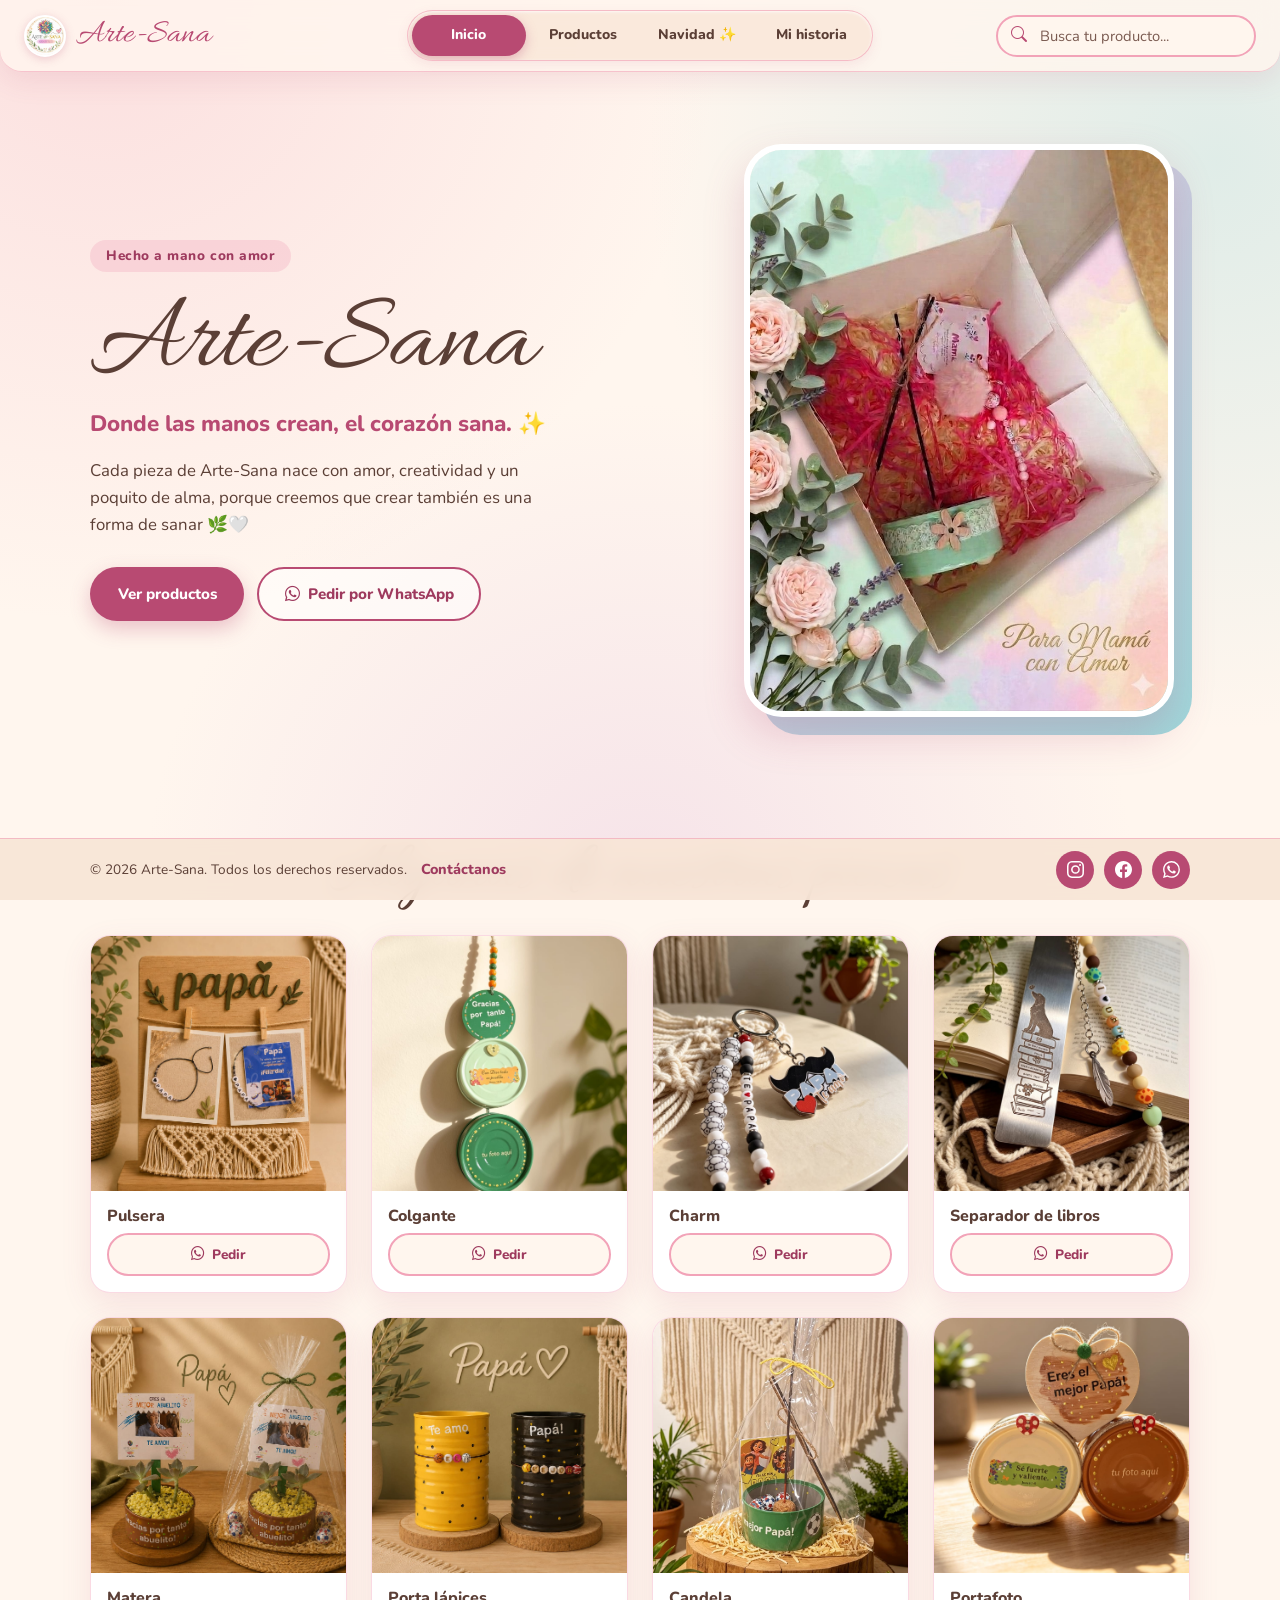
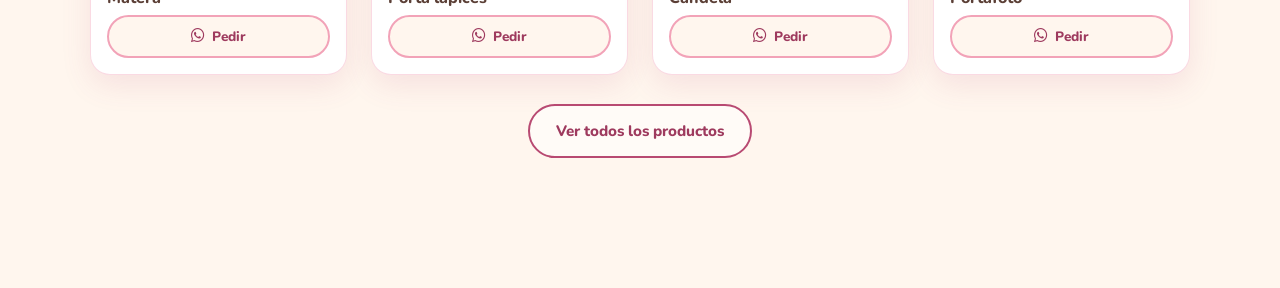
<file: Public/index.html>
<!DOCTYPE html>
<html lang="es">

<head>
    <meta charset="UTF-8">
    <meta name="viewport" content="width=device-width, initial-scale=1">

    <title>Arte-Sana | Hecho a mano con amor</title>
    <meta name="description"
        content="Arte-Sana: pulseras, charms, colgantes, separadores de libros y más, hechos a mano con amor.">
    <meta name="theme-color" content="#FFF6EE">
    <link rel="icon" href="img/logo_arte-sana.png">

    <!-- Tipografías: Allura (títulos) y Nunito (texto) -->
    <link rel="preconnect" href="https://fonts.googleapis.com">
    <link rel="preconnect" href="https://fonts.gstatic.com" crossorigin>
    <link href="https://fonts.googleapis.com/css2?family=Allura&family=Nunito:wght@400;600;700;800&display=swap"
        rel="stylesheet">

    <!-- Íconos (lupa y WhatsApp) -->
    <link rel="stylesheet" href="https://cdn.jsdelivr.net/npm/bootstrap-icons@1.13.1/font/bootstrap-icons.min.css">

    <link rel="stylesheet" href="style.css">
</head>

<body>

    <header class="topbar">

        <a class="marca" href="#inicio" aria-label="Arte-Sana, ir al inicio">
            <img src="img/logo_arte-sana.png" alt="">
            <span>Arte-Sana</span>
        </a>

        <nav class="sidebar" aria-label="Navegación principal" data-active="0">
            <a class="sidebar-link" href="#inicio">Inicio</a>
            <a class="sidebar-link" href="#productos">Productos</a>
            <a class="sidebar-link" href="#navidad">Navidad ✨</a>
            <a class="sidebar-link" href="#historia">Mi historia</a>
            <span class="glass-glider" aria-hidden="true"></span>
        </nav>

        <div class="busqueda-wrap">
            <i class="bi bi-search" aria-hidden="true"></i>
            <input id="buscar-productos" type="text" placeholder="Busca tu producto..." class="buscador"
                autocomplete="off" aria-label="Buscar productos" role="combobox" aria-autocomplete="list"
                aria-controls="resultados-busqueda" aria-expanded="false">

            <ul id="resultados-busqueda" class="resultados-busqueda" role="listbox" hidden></ul>
        </div>
    </header>


    <main class="pagina">

        <!-- SECCIÓN 1: INICIO -->
        <section id="inicio" class="seccion-pagina activa">
            <div class="hero">
                <div class="hero-texto">
                    <p class="hero-etiqueta">Hecho a mano con amor</p>
                    <h1>Arte-Sana</h1>
                    <p class="hero-lema">Donde las manos crean, el corazón sana. ✨</p>
                    <p class="hero-desc">Cada pieza de Arte-Sana nace con amor, creatividad y un poquito de alma,
                        porque creemos que crear también es una forma de sanar 🌿🤍</p>
                    <div class="hero-botones">
                        <a class="btn btn-primario" href="#productos" data-ir>Ver productos</a>
                        <a class="btn btn-secundario"
                            href="https://api.whatsapp.com/send?phone=50688555545&text=Hola%20Arte-Sana,%20quisiera%20m%C3%A1s%20informaci%C3%B3n"
                            target="_blank" rel="noopener">
                            <i class="bi bi-whatsapp" aria-hidden="true"></i> Pedir por WhatsApp
                        </a>
                    </div>
                </div>

                <div class="hero-imagen">
                    <img class="hero-imagen-motivacional" src="img/inicio.jpeg"
                        alt="Canasta de regalo artesanal para mamá, preparada con amor">
                </div>
            </div>

            <!-- Se llena automáticamente con una pieza de cada categoría -->
            <div class="destacados" id="destacados-bloque" hidden>
                <h2 class="titulo-seccion">Algunas de nuestras piezas</h2>
                <div class="productos-galeria" id="destacados"></div>
                <div class="destacados-cta">
                    <a class="btn btn-secundario" href="#productos" data-ir>Ver todos los productos</a>
                </div>
            </div>
        </section>

        <!-- SECCIÓN 2: PRODUCTOS -->
        <section id="productos" class="seccion-pagina seccion-productos">
            <h2 class="titulo-seccion">Productos</h2>

            <!-- Los botones de filtro se crean solos con las categorías que tengan productos -->
            <div class="filtros" id="filtros" role="group" aria-label="Filtrar por categoría" hidden></div>

            <div class="categorias-productos">
                <section class="categoria-productos" data-categoria="pulseras" aria-labelledby="categoria-pulseras">
                    <h3 class="categoria-titulo" id="categoria-pulseras"><span>Pulseras</span></h3>
                    <div class="productos-galeria" aria-label="Pulseras"></div>
                </section>
                <section class="categoria-productos" data-categoria="colgantes" aria-labelledby="categoria-colgantes">
                    <h3 class="categoria-titulo" id="categoria-colgantes"><span>Colgantes</span></h3>
                    <div class="productos-galeria" aria-label="Colgantes"></div>
                </section>
                <section class="categoria-productos" data-categoria="charms" aria-labelledby="categoria-charms">
                    <h3 class="categoria-titulo" id="categoria-charms"><span>Charms</span></h3>
                    <div class="productos-galeria" aria-label="Charms"></div>
                </section>
                <section class="categoria-productos" data-categoria="separadores"
                    aria-labelledby="categoria-separadores">
                    <h3 class="categoria-titulo" id="categoria-separadores"><span>Separadores de libros</span></h3>
                    <div class="productos-galeria" aria-label="Separadores de libros"></div>
                </section>
                <section class="categoria-productos" data-categoria="materas" aria-labelledby="categoria-materas">
                    <h3 class="categoria-titulo" id="categoria-materas"><span>Materas</span></h3>
                    <div class="productos-galeria" aria-label="Materas"></div>
                </section>
                <section class="categoria-productos" data-categoria="porta-lapices"
                    aria-labelledby="categoria-porta-lapices">
                    <h3 class="categoria-titulo" id="categoria-porta-lapices"><span>Porta lápices</span></h3>
                    <div class="productos-galeria" aria-label="Porta lápices"></div>
                </section>
                <section class="categoria-productos" data-categoria="candelas" aria-labelledby="categoria-candelas">
                    <h3 class="categoria-titulo" id="categoria-candelas"><span>Candelas</span></h3>
                    <div class="productos-galeria" aria-label="Candelas"></div>
                </section>
                <section class="categoria-productos" data-categoria="otros" aria-labelledby="categoria-otros">
                    <h3 class="categoria-titulo" id="categoria-otros"><span>PortaFotos</span></h3>
                    <div class="productos-galeria" aria-label="Otros productos"></div>
                </section>
            </div>

            <!--
                LISTA DE PRODUCTOS
                Para agregar uno nuevo, copia una línea y cambia la foto y el nombre.
                La categoría se asigna sola según el nombre (pulsera, colgante, charm,
                separador, matera, porta lápices, candela). Si no coincide, va a "Otros productos".
                Opcionales:
                  - Precio:      <article class="producto" data-precio="₡3.500">
                  - Descripción: <p class="producto-detalle">Texto aquí</p> (dentro del article)
                  - Nombre para WhatsApp: agrega data-nombre-pedido="Diseño de flores"
                    al article para identificar esta pieza en el mensaje sin cambiar el título visible.
            -->
            <template id="productos-origen">
                <article class="producto"><img src="img/Pulsera1.jpg.jpeg" alt="Charm para papá">
                    <h3>Charm</h3>
                </article>
                <article class="producto"><img src="img/Pulsera2.jpg" alt="Pulsera artesanal">
                    <h3>Pulsera</h3>
                </article>
                <article class="producto"><img src="img/Pulsera3.jpg" alt="Pulsera artesanal">
                    <h3>Pulsera</h3>
                </article>
                <article class="producto"><img src="img/Pulsera5.jpg" alt="Pulsera artesanal">
                    <h3>Pulsera</h3>
                </article>
                <article class="producto"><img src="img/Llavero.jpg" alt="Charm artesanal">
                    <h3>Charm</h3>
                </article>
                <article class="producto"><img src="img/Llavero4.jpg" alt="Charm artesanal">
                    <h3>Charm</h3>
                </article>
                <article class="producto"><img src="img/LLavero5.jpg" alt="Charm artesanal">
                    <h3>Charm</h3>
                </article>
                <article class="producto"><img src="img/Llavero6.jpg" alt="Charm artesanal">
                    <h3>Charm</h3>
                </article>
                <article class="producto"><img src="img/Llavero7.jpg" alt="Charm artesanal">
                    <h3>Charm</h3>
                </article>
                <article class="producto"><img src="img/Llavero8.jpg" alt="Charm artesanal">
                    <h3>Charm</h3>
                </article>
                <article class="producto"><img src="img/Charm1.jpg" alt="Charm artesanal">
                    <h3>Charm</h3>
                </article>
                <article class="producto"><img src="img/Charm2.jpeg" alt="Charm artesanal">
                    <h3>Charm</h3>
                </article>
                <article class="producto"><img src="img/Charm3.jpeg" alt="Charm artesanal">
                    <h3>Charm</h3>
                </article>
                <article class="producto"><img src="img/Charm4.jpeg" alt="Charm artesanal">
                    <h3>Charm</h3>
                </article>
                <article class="producto"><img src="img/Charm5.jpeg" alt="Charm artesanal">
                    <h3>Charm</h3>
                </article>
                <article class="producto"><img src="img/Charm6.jpeg" alt="Charm artesanal">
                    <h3>Charm</h3>
                </article>
                <article class="producto"><img src="img/Charm7.jpeg" alt="Charm artesanal">
                    <h3>Charm</h3>
                </article>
                <article class="producto"><img src="img/Charm8.jpeg" alt="Charm artesanal">
                    <h3>Charm</h3>
                </article>
                <article class="producto"><img src="img/Charm9.jpeg" alt="Charm artesanal">
                    <h3>Charm</h3>
                </article>
                <article class="producto"><img src="img/Charm10.jpeg" alt="Charm artesanal">
                    <h3>Charm</h3>
                </article>
                <article class="producto"><img src="img/Charm11.jpeg" alt="Charm artesanal">
                    <h3>Charm</h3>
                </article>
                <article class="producto"><img src="img/Charm12.jpeg" alt="Charm artesanal">
                    <h3>Charm</h3>
                </article>
                <article class="producto"><img src="img/Charm13.jpeg" alt="Charm artesanal">
                    <h3>Charm</h3>
                </article>
                <article class="producto"><img src="img/Charm14.jpeg" alt="Charm artesanal">
                    <h3>Charm</h3>
                </article>
                <article class="producto"><img src="img/Charm15.jpeg" alt="Charm artesanal">
                    <h3>Charm</h3>
                </article>
                <article class="producto"><img src="img/Charm16.jpeg" alt="Charm artesanal">
                    <h3>Charm</h3>
                </article>
                <article class="producto"><img src="img/Charm17.jpeg" alt="Charm artesanal">
                    <h3>Charm</h3>
                </article>
                <article class="producto"><img src="img/Charm18.jpeg" alt="Charm artesanal">
                    <h3>Charm</h3>
                </article>
                <article class="producto"><img src="img/Charm19.jpeg" alt="Charm artesanal">
                    <h3>Charm</h3>
                </article>
                <article class="producto"><img src="img/Charm20.jpeg" alt="Charm artesanal">
                    <h3>Charm</h3>
                </article>
                <article class="producto"><img src="img/Charm21.jpeg" alt="Charm artesanal">
                    <h3>Charm</h3>
                </article>
                <article class="producto"><img src="img/Charm22.jpeg" alt="Charm artesanal">
                    <h3>Charm</h3>
                </article>
                <article class="producto"><img src="img/Charm23.jpeg" alt="Charm artesanal">
                    <h3>Charm</h3>
                </article>
                <article class="producto"><img src="img/Charm24.jpeg" alt="Charm artesanal">
                    <h3>Charm</h3>
                </article>
                <article class="producto"><img src="img/Charm25.jpeg" alt="Charm artesanal">
                    <h3>Charm</h3>
                </article>
                <article class="producto"><img src="img/Charm26.jpeg" alt="Charm artesanal">
                    <h3>Charm</h3>
                </article>
                <article class="producto"><img src="img/Charm27.jpeg" alt="Charm artesanal">
                    <h3>Charm</h3>
                </article>
                <article class="producto"><img src="img/Charm28.jpeg" alt="Charm artesanal">
                    <h3>Charm</h3>
                </article>
                <article class="producto"><img src="img/Charm29.jpeg" alt="Charm artesanal">
                    <h3>Charm</h3>
                </article>
                <article class="producto"><img src="img/Charm30.jpeg" alt="Charm artesanal">
                    <h3>Charm</h3>
                </article>
                <article class="producto"><img src="img/Charm31.jpeg" alt="Charm artesanal">
                    <h3>Charm</h3>
                </article>
                <article class="producto"><img src="img/Charm32.jpeg" alt="Charm artesanal">
                    <h3>Charm</h3>
                </article>
                <article class="producto"><img src="img/Charm33.jpeg" alt="Charm artesanal">
                    <h3>Charm</h3>
                </article>
                <article class="producto"><img src="img/Charm34.jpeg" alt="Charm artesanal">
                    <h3>Charm</h3>
                </article>
                <article class="producto"><img src="img/Charm35.jpeg" alt="Charm artesanal">
                    <h3>Charm</h3>
                </article>
                <article class="producto"><img src="img/Charm36.jpeg" alt="Charm artesanal">
                    <h3>Charm</h3>
                </article>
                <article class="producto"><img src="img/Charm37.jpeg" alt="Charm artesanal">
                    <h3>Charm</h3>
                </article>
                <article class="producto"><img src="img/Charm38.jpeg" alt="Charm artesanal">
                    <h3>Charm</h3>
                </article>
                <article class="producto"><img src="img/Charm39.jpeg" alt="Charm artesanal">
                    <h3>Charm</h3>
                </article>
                <article class="producto"><img src="img/Charm40.jpeg" alt="Charm artesanal">
                    <h3>Charm</h3>
                </article>
                <article class="producto"><img src="img/Charm41.jpeg" alt="Charm artesanal">
                    <h3>Charm</h3>
                </article>
                <article class="producto"><img src="img/Charm42.jpeg" alt="Charm artesanal">
                    <h3>Charm</h3>
                </article>
                <article class="producto"><img src="img/Charm43.jpeg" alt="Charm artesanal">
                    <h3>Charm</h3>
                </article>
                <article class="producto"><img src="img/Charm44.jpeg" alt="Charm artesanal">
                    <h3>Charm</h3>
                </article>
                <article class="producto"><img src="img/Charm45.jpeg" alt="Charm artesanal">
                    <h3>Charm</h3>
                </article>
                <article class="producto"><img src="img/Charm46.jpeg" alt="Charm artesanal">
                    <h3>Charm</h3>
                </article>
                <article class="producto"><img src="img/Charm47.jpeg" alt="Charm artesanal">
                    <h3>Charm</h3>
                </article>
                <article class="producto"><img src="img/Charm48.jpeg" alt="Charm artesanal">
                    <h3>Charm</h3>
                </article>
                <article class="producto"><img src="img/Charm49.jpeg" alt="Charm artesanal">
                    <h3>Charm</h3>
                </article>
                <article class="producto"><img src="img/Colgante.jpg" alt="Colgante artesanal">
                    <h3>Colgante</h3>
                </article>
                <article class="producto"><img src="img/Colgante2.jpg" alt="Colgante artesanal">
                    <h3>Colgante</h3>
                </article>
                <article class="producto"><img src="img/Candela1.jpg" alt="Candela artesanal">
                    <h3>Candela</h3>
                </article>
                <article class="producto"><img src="img/Candela2.jpg" alt="Candela artesanal">
                    <h3>Candela</h3>
                </article>
                <article class="producto"><img src="img/Candela3.jpg" alt="Candela artesanal">
                    <h3>Candela</h3>
                </article>
                <article class="producto"><img src="img/Candela4.jpg" alt="Candela artesanal">
                    <h3>Candela</h3>
                </article>
                <article class="producto"><img src="img/SeparaLibros.jpg" alt="Separador de libros artesanal">
                    <h3>Separador de libros</h3>
                </article>
                <article class="producto"><img src="img/SeparaLibros2.jpg" alt="Separador de libros artesanal">
                    <h3>Separador de libros</h3>
                </article>
                <article class="producto"><img src="img/SeparaLibros3.jpeg" alt="Separador de libros artesanal">
                    <h3>Separador de libros</h3>
                </article>
                <article class="producto"><img src="img/Materas1.jpg" alt="Matera artesanal">
                    <h3>Matera</h3>
                </article>
                <article class="producto"><img src="img/Materas2.jpg" alt="Matera artesanal">
                    <h3>Matera</h3>
                </article>
                <article class="producto"><img src="img/Materas3.jpg" alt="Matera artesanal">
                    <h3>Matera</h3>
                </article>
                <article class="producto"><img src="img/Materas4.jpg" alt="Matera artesanal">
                    <h3>Matera</h3>
                </article>
                <article class="producto"><img src="img/Materas10.jpg" alt="Matera artesanal">
                    <h3>Matera</h3>
                </article>
                <article class="producto"><img src="img/PortaLapices2.jpg" alt="Porta lápices artesanal">
                    <h3>Porta lápices</h3>
                </article>
                <article class="producto"><img src="img/PortaLapices3.jpg" alt="Porta lápices artesanal">
                    <h3>Porta lápices</h3>
                </article>
                <article class="producto"><img src="img/PortaLapices4.jpg" alt="Porta lápices artesanal">
                    <h3>Porta lápices</h3>
                </article>
                <article class="producto"><img src="img/PortaLapices5.jpg" alt="Porta lápices artesanal">
                    <h3>Porta lápices</h3>
                </article>
                <article class="producto"><img src="img/Portafoto1.jpg" alt="Portafoto artesanal">
                    <h3>Portafoto</h3>
                </article>
            </template>
        </section>

        <!-- SECCIÓN 3: EDICIÓN DE NAVIDAD -->

        <section id="navidad" class="seccion-pagina seccion-navidad" aria-labelledby="navidad-titulo">

            <!-- Filtros navideños — dentro de la sección para que se muestren/oculten juntos -->
            <div class="filtros filtros-navidad" role="group" aria-label="Filtrar productos navideños">
                <button type="button" class="filtro-btn activo" data-navidad-filtro="todos"
                    aria-pressed="true">Todos</button>
                <button type="button" class="filtro-btn" data-navidad-filtro="charms"
                    aria-pressed="false">Charms</button>
                <button type="button" class="filtro-btn" data-navidad-filtro="Porta todo navideño"
                    aria-pressed="false">Porta todo navideño</button>
                <button type="button" class="filtro-btn" data-navidad-filtro="Pulseras navideñas"
                    aria-pressed="false">Pulseras navideñas</button>
                <button type="button" class="filtro-btn" data-navidad-filtro="Decoracion navideña"
                    aria-pressed="false">Decoracion navideña</button>
                <button type="button" class="filtro-btn" data-navidad-filtro="Kit-pintura" aria-pressed="false">Kit de
                    pintura navideña</button>
                <button type="button" class="filtro-btn" data-navidad-filtro="Lapiceros decorados con su portanota"
                    aria-pressed="false">Lapiceros decorados con su portanota</button>
                <button type="button" class="filtro-btn" data-navidad-filtro="Kit-tasa" aria-pressed="false">Kit de
                    tasas con cucharita y porta vasos navideños</button>
                <button type="button" class="filtro-btn" data-navidad-filtro="Box de regalo" aria-pressed="false">Box de
                    regalo</button>
                <button type="button" class="filtro-btn" data-navidad-filtro="Accesorios celulares"
                    aria-pressed="false">Accesorios celulares</button>
            </div>
            <div class="navidad-luces" aria-hidden="true"></div>
            <header class="navidad-encabezado">
                <p class="navidad-etiqueta"><i class="bi bi-stars" aria-hidden="true"></i> Colección especial</p>
                <h2 id="navidad-titulo">Una Navidad hecha a mano</h2>
                <p>Pequeños detalles llenos de color, ternura y espíritu navideño. Elige tu favorito y escríbenos para
                    pedirlo.</p>
                <span class="navidad-destello" aria-hidden="true">✦</span>
            </header>
            <div class="navidad-galeria" aria-label="Charms navideños">
                <article class="navidad-producto " data-categoria="charms">
                    <div class="navidad-foto"><img src="img/Charm%20navide%C3%B1o1.jpeg"
                            alt="Charm navideño artesanal con borla roja y cuentas festivas" loading="lazy"></div>
                    <div class="navidad-info"><span class="navidad-numero">Hecho con amor</span>
                        <h3>Charm navideño</h3><a class="btn-pedir navidad-pedir"
                            href="https://api.whatsapp.com/send?phone=50688555545&amp;text=Hola%20Arte-Sana%2C%20quiero%20consultar%20por%20el%20Charm%20navide%C3%B1o%20rojo"
                            target="_blank" rel="noopener"><i class="bi bi-whatsapp" aria-hidden="true"></i> Pedir por
                            WhatsApp</a>
                    </div>
                </article>
                <article class="navidad-producto" data-categoria="charms">
                    <div class="navidad-foto"><img src="img/Charm%20navide%C3%B1o2.jpeg"
                            alt="Charm navideño artesanal con borla verde y cuentas de colores" loading="lazy"></div>
                    <div class="navidad-info"><span class="navidad-numero">Hecho con amor</span>
                        <h3>Charm navideño </h3><a class="btn-pedir navidad-pedir"
                            href="https://api.whatsapp.com/send?phone=50688555545&amp;text=Hola%20Arte-Sana%2C%20quiero%20consultar%20por%20el%20Charm%20navide%C3%B1o%20verde"
                            target="_blank" rel="noopener"><i class="bi bi-whatsapp" aria-hidden="true"></i> Pedir por
                            WhatsApp</a>
                    </div>
                </article>
                <article class="navidad-producto" data-categoria="charms">
                    <div class="navidad-foto"><img src="img/Charm%20navide%C3%B1o3.jpeg"
                            alt="Charm navideño artesanal con borla verde y adornos festivos" loading="lazy"></div>
                    <div class="navidad-info"><span class="navidad-numero">Hecho con amor</span>
                        <h3>Charm navideño alegre</h3><a class="btn-pedir navidad-pedir"
                            href="https://api.whatsapp.com/send?phone=50688555545&amp;text=Hola%20Arte-Sana%2C%20quiero%20consultar%20por%20el%20Charm%20navide%C3%B1o%20alegre"
                            target="_blank" rel="noopener"><i class="bi bi-whatsapp" aria-hidden="true"></i> Pedir por
                            WhatsApp</a>
                    </div>
                </article>
                <article class="navidad-producto" data-categoria="charms">
                    <div class="navidad-foto"><img src="img/Charm%20navide%C3%B1o4.jpeg"
                            alt="Charm navideño artesanal con cuentas rojas y blancas" loading="lazy"></div>
                    <div class="navidad-info"><span class="navidad-numero">Hecho con amor</span>
                        <h3>Charm navideño clásico</h3><a class="btn-pedir navidad-pedir"
                            href="https://api.whatsapp.com/send?phone=50688555545&amp;text=Hola%20Arte-Sana%2C%20quiero%20consultar%20por%20el%20Charm%20navide%C3%B1o%20cl%C3%A1sico"
                            target="_blank" rel="noopener"><i class="bi bi-whatsapp" aria-hidden="true"></i> Pedir por
                            WhatsApp</a>
                    </div>
                </article>

                <article class="navidad-producto" data-categoria="charms">
                    <div class="navidad-foto"><img src="img/Charm navideño5.jpeg" alt="Charm navideño 1"
                            loading="lazy">"
                        alt="Charm navideño artesanal con borla verde y adornos festivos" loading="lazy"></div>
                    <div class="navidad-info"><span class="navidad-numero">Hecho con amor</span>
                        <h3> Charm navideño </h3><a class="btn-pedir navidad-pedir"
                            href="https://api.whatsapp.com/send?phone=50688555545&amp;text=Hola%20Arte-Sana%2C%20quiero%20consultar%20por%20el%20Charm%20navide%C3%B1o%20alegre"
                            target="_blank" rel="noopener"><i class="bi bi-whatsapp" aria-hidden="true"></i> Pedir por
                            WhatsApp</a>
                    </div>
                </article>
                <article class="navidad-producto" data-categoria="charms">
                    <div class="navidad-foto"><img src="img/Charm navideño6.jpeg" alt="Charm navideño 1"
                            loading="lazy">"
                        alt="Charm navideño artesanal con borla verde y adornos festivos" loading="lazy"></div>
                    <div class="navidad-info"><span class="navidad-numero">Hecho con amor</span>
                        <h3> Charm navideño </h3><a class="btn-pedir navidad-pedir"
                            href="https://api.whatsapp.com/send?phone=50688555545&amp;text=Hola%20Arte-Sana%2C%20quiero%20consultar%20por%20el%20Charm%20navide%C3%B1o%20alegre"
                            target="_blank" rel="noopener"><i class="bi bi-whatsapp" aria-hidden="true"></i> Pedir por
                            WhatsApp</a>
                    </div>
                </article>
                <article class="navidad-producto" data-categoria="charms">
                    <div class="navidad-foto"><img src="img/Charm navideño7.jpeg" alt="Charm navideño 1"
                            loading="lazy">"
                        alt="Charm navideño artesanal con borla verde y adornos festivos" loading="lazy"></div>
                    <div class="navidad-info"><span class="navidad-numero">Hecho con amor</span>
                        <h3> Charm navideño</h3><a class="btn-pedir navidad-pedir"
                            href="https://api.whatsapp.com/send?phone=50688555545&amp;text=Hola%20Arte-Sana%2C%20quiero%20consultar%20por%20el%20Charm%20navide%C3%B1o%20alegre"
                            target="_blank" rel="noopener"><i class="bi bi-whatsapp" aria-hidden="true"></i> Pedir por
                            WhatsApp</a>
                    </div>
                </article>
                <article class="navidad-producto" data-categoria="charms">
                    <div class="navidad-foto"><img src="img/Charm navideño8.jpeg" alt="Charm navideño 1"
                            loading="lazy">"
                        alt="Charm navideño artesanal con borla verde y adornos festivos" loading="lazy"></div>
                    <div class="navidad-info"><span class="navidad-numero">Hecho con amor</span>
                        <h3> Charm navideño</h3><a class="btn-pedir navidad-pedir"
                            href="https://api.whatsapp.com/send?phone=50688555545&amp;text=Hola%20Arte-Sana%2C%20quiero%20consultar%20por%20el%20Charm%20navide%C3%B1o%20alegre"
                            target="_blank" rel="noopener"><i class="bi bi-whatsapp" aria-hidden="true"></i> Pedir por
                            WhatsApp</a>
                    </div>
                </article>

                <!-- SECCIÓN Producto Para celular -->

                <article class="navidad-producto" data-categoria="Accesorios celulares">
                    <div class="navidad-foto"><img src="img/Accesorio celular.jpeg" alt="Charm navideño 1"
                            loading="lazy">"
                        alt="Charm navideño artesanal con borla verde y adornos festivos" loading="lazy"></div>
                    <div class="navidad-info"><span class="navidad-numero">Hecho con amor</span>
                        <h3> Accesorio para celular</h3><a class="btn-pedir navidad-pedir"
                            href="https://api.whatsapp.com/send?phone=50688555545&amp;text=Hola%20Arte-Sana%2C%20quiero%20consultar%20por%20el%20Charm%20navide%C3%B1o%20alegre"
                            target="_blank" rel="noopener"><i class="bi bi-whatsapp" aria-hidden="true"></i> Pedir por
                            WhatsApp</a>
                    </div>
                </article>
                <article class="navidad-producto" data-categoria="Accesorios celulares">
                    <div class="navidad-foto"><img src="img/Accesorio celular2.jpeg" alt="Charm navideño 1"
                            loading="lazy">"
                        alt="Charm navideño artesanal con borla verde y adornos festivos" loading="lazy"></div>
                    <div class="navidad-info"><span class="navidad-numero">Hecho con amor</span>
                        <h3> Accesorio para celular</h3><a class="btn-pedir navidad-pedir"
                            href="https://api.whatsapp.com/send?phone=50688555545&amp;text=Hola%20Arte-Sana%2C%20quiero%20consultar%20por%20el%20Charm%20navide%C3%B1o%20alegre"
                            target="_blank" rel="noopener"><i class="bi bi-whatsapp" aria-hidden="true"></i> Pedir por
                            WhatsApp</a>
                    </div>
                </article>

                <!-- PULSERAS navideñas-->

                <article class="navidad-producto" data-categoria="Pulseras navideñas">
                    <div class="navidad-foto"><img src="img/Pulsera navideña.jpeg" alt="Pulsera navideña 1"
                            loading="lazy"></div>
                    <div class="navidad-info"><span class="navidad-numero">Hecho con amor</span>
                        <h3> Pulsera navideña </h3><a class="btn-pedir navidad-pedir"
                            href="https://api.whatsapp.com/send?phone=50688555545&amp;text=Hola%20Arte-Sana%2C%20quiero%20consultar%20por%20el%20Charm%20navide%C3%B1o%20alegre"
                            target="_blank" rel="noopener"><i class="bi bi-whatsapp" aria-hidden="true"></i> Pedir por
                            WhatsApp</a>
                    </div>
                </article>
                <article class="navidad-producto" data-categoria="Pulseras navideñas">
                    <div class="navidad-foto"><img src="img/Pulsera navideña2.jpeg" alt="Pulsera navideña 2"
                            loading="lazy"></div>
                    <div class="navidad-info"><span class="navidad-numero">Hecho con amor</span>
                        <h3>Pulsera navideña </h3><a class="btn-pedir navidad-pedir"
                            href="https://api.whatsapp.com/send?phone=50688555545&amp;text=Hola%20Arte-Sana%2C%20quiero%20consultar%20por%20el%20Charm%20navide%C3%B1o%20alegre"
                            target="_blank" rel="noopener"><i class="bi bi-whatsapp" aria-hidden="true"></i> Pedir por
                            WhatsApp</a>
                    </div>
                </article>
                <article class="navidad-producto" data-categoria="Pulseras navideñas">
                    <div class="navidad-foto"><img src="img/Pulsera navideña3.jpeg" alt="Pulsera navideña 3"
                            loading="lazy"></div>
                    <div class="navidad-info"><span class="navidad-numero">Hecho con amor</span>
                        <h3>Pulsera navideña </h3><a class="btn-pedir navidad-pedir"
                            href="https://api.whatsapp.com/send?phone=50688555545&amp;text=Hola%20Arte-Sana%2C%20quiero%20consultar%20por%20el%20Charm%20navide%C3%B1o%20alegre"
                            target="_blank" rel="noopener"><i class="bi bi-whatsapp" aria-hidden="true"></i> Pedir por
                            WhatsApp</a>
                    </div>
                </article>
                <article class="navidad-producto" data-categoria="Pulseras navideñas">
                    <div class="navidad-foto"><img src="img/Pulsera navideña4.jpeg" alt="Pulsera navideña 4"
                            loading="lazy"></div>
                    <div class="navidad-info"><span class="navidad-numero">Hecho con amor</span>
                        <h3>Pulsera navideña </h3><a class="btn-pedir navidad-pedir"
                            href="https://api.whatsapp.com/send?phone=50688555545&amp;text=Hola%20Arte-Sana%2C%20quiero%20consultar%20por%20el%20Charm%20navide%C3%B1o%20alegre"
                            target="_blank" rel="noopener"><i class="bi bi-whatsapp" aria-hidden="true"></i> Pedir por
                            WhatsApp</a>
                    </div>
                </article>


                <!-- Porta todo navideño -->
                <article class="navidad-producto" data-categoria="Porta todo navideño">
                    <div class="navidad-foto"><img src="img/Porta todo.jpeg" alt="Porta todo navideño" loading="lazy">
                    </div>
                    <div class="navidad-info"><span class="navidad-numero">Hecho con amor</span>
                        <h3>Porta todo navideño </h3><a class="btn-pedir navidad-pedir"
                            href="https://api.whatsapp.com/send?phone=50688555545&amp;text=Hola%20Arte-Sana%2C%20quiero%20consultar%20por%20el%20Charm%20navide%C3%B1o%20alegre"
                            target="_blank" rel="noopener"><i class="bi bi-whatsapp" aria-hidden="true"></i> Pedir por
                            WhatsApp</a>
                    </div>
                </article>
                <article class="navidad-producto" data-categoria="Porta todo navideño">
                    <div class="navidad-foto"><img src="img/Porta todo2.jpeg" alt="Porta todo navideño 2"
                            loading="lazy"></div>
                    <div class="navidad-info"><span class="navidad-numero">Hecho con amor</span>
                        <h3>Porta todo navideño </h3><a class="btn-pedir navidad-pedir"
                            href="https://api.whatsapp.com/send?phone=50688555545&amp;text=Hola%20Arte-Sana%2C%20quiero%20consultar%20por%20el%20Charm%20navide%C3%B1o%20alegre"
                            target="_blank" rel="noopener"><i class="bi bi-whatsapp" aria-hidden="true"></i> Pedir por
                            WhatsApp</a>
                    </div>
                </article>
                <article class="navidad-producto" data-categoria="Porta todo navideño">
                    <div class="navidad-foto"><img src="img/Porta todo3.jpeg" alt="Porta todo navideño 3"
                            loading="lazy"></div>
                    <div class="navidad-info"><span class="navidad-numero">Hecho con amor</span>
                        <h3>Porta todo navideño </h3><a class="btn-pedir navidad-pedir"
                            href="https://api.whatsapp.com/send?phone=50688555545&amp;text=Hola%20Arte-Sana%2C%20quiero%20consultar%20por%20el%20Charm%20navide%C3%B1o%20alegre"
                            target="_blank" rel="noopener"><i class="bi bi-whatsapp" aria-hidden="true"></i> Pedir por
                            WhatsApp</a>
                    </div>
                </article>
                <article class="navidad-producto" data-categoria="Porta todo navideño">
                    <div class="navidad-foto"><img src="img/Porta todo4.jpeg" alt="Porta todo navideño 4"
                            loading="lazy"></div>
                    <div class="navidad-info"><span class="navidad-numero">Hecho con amor</span>
                        <h3>Porta todo navideño </h3><a class="btn-pedir navidad-pedir"
                            href="https://api.whatsapp.com/send?phone=50688555545&amp;text=Hola%20Arte-Sana%2C%20quiero%20consultar%20por%20el%20Charm%20navide%C3%B1o%20alegre"
                            target="_blank" rel="noopener"><i class="bi bi-whatsapp" aria-hidden="true"></i> Pedir por
                            WhatsApp</a>
                    </div>
                </article>

                <!-- Decoracion navideña -->

                <article class="navidad-producto" data-categoria="Decoracion navideña">
                    <div class="navidad-foto"><img src="img/Decoracion navideña.jpeg" alt="Decoracion navideña"
                            loading="lazy">
                    </div>
                    <div class="navidad-info"><span class="navidad-numero">Hecho con amor</span>
                        <h3>Decoracion navideña </h3><a class="btn-pedir navidad-pedir"
                            href="https://api.whatsapp.com/send?phone=50688555545&amp;text=Hola%20Arte-Sana%2C%20quiero%20consultar%20por%20la%20Decoracion%20navide%C3%B1a"
                            target="_blank" rel="noopener"><i class="bi bi-whatsapp" aria-hidden="true"></i> Pedir por
                            WhatsApp</a>
                    </div>
                </article>
                <article class="navidad-producto" data-categoria="Decoracion navideña">
                    <div class="navidad-foto"><img src="img/Decoracion navideña2.jpeg" alt="Decoracion navideña"
                            loading="lazy"></div>
                    <div class="navidad-info"><span class="navidad-numero">Hecho con amor</span>
                        <h3>Decoracion navideña </h3><a class="btn-pedir navidad-pedir"
                            href="https://api.whatsapp.com/send?phone=50688555545&amp;text=Hola%20Arte-Sana%2C%20quiero%20consultar%20por%20la%20Decoracion%20navide%C3%B1a"
                            target="_blank" rel="noopener"><i class="bi bi-whatsapp" aria-hidden="true"></i> Pedir por
                            WhatsApp</a>
                    </div>
                </article>
                <article class="navidad-producto" data-categoria="Decoracion navideña">
                    <div class="navidad-foto"><img src="img/Decoracion navideña3.jpeg" alt="Decoracion navideña"
                            loading="lazy"></div>
                    <div class="navidad-info"><span class="navidad-numero">Hecho con amor</span>
                        <h3>Decoracion navideña </h3><a class="btn-pedir navidad-pedir"
                            href="https://api.whatsapp.com/send?phone=50688555545&amp;text=Hola%20Arte-Sana%2C%20quiero%20consultar%20por%20la%20Decoracion%20navide%C3%B1a"
                            target="_blank" rel="noopener"><i class="bi bi-whatsapp" aria-hidden="true"></i> Pedir por
                            WhatsApp</a>
                    </div>
                </article>

                <!-- Kit de pintura navideña -->

                <article class="navidad-producto" data-categoria="Kit-pintura">
                    <div class="navidad-foto"><img src="img/Kit de pintura navideña.jpeg" alt="Kit de pintura navideña"
                            loading="lazy">
                    </div>
                    <div class="navidad-info"><span class="navidad-numero">Hecho con amor</span>
                        <h3>Kit de pintura navideña </h3><a class="btn-pedir navidad-pedir"
                            href="https://api.whatsapp.com/send?phone=50688555545&amp;text=Hola%20Arte-Sana%2C%20quiero%20consultar%20por%20la%20Decoracion%20navide%C3%B1a"
                            target="_blank" rel="noopener"><i class="bi bi-whatsapp" aria-hidden="true"></i> Pedir por
                            WhatsApp</a>
                    </div>
                </article>
                <article class="navidad-producto" data-categoria="Kit-pintura">
                    <div class="navidad-foto"><img src="img/Kit de pintura navideña2.jpeg" alt="Kit de pintura navideña"
                            loading="lazy">
                    </div>
                    <div class="navidad-info"><span class="navidad-numero">Hecho con amor</span>
                        <h3>Kit de pintura navideña </h3><a class="btn-pedir navidad-pedir"
                            href="https://api.whatsapp.com/send?phone=50688555545&amp;text=Hola%20Arte-Sana%2C%20quiero%20consultar%20por%20la%20Decoracion%20navide%C3%B1a"
                            target="_blank" rel="noopener"><i class="bi bi-whatsapp" aria-hidden="true"></i> Pedir por
                            WhatsApp</a>
                    </div>
                </article>
                <article class="navidad-producto" data-categoria="Kit-pintura">
                    <div class="navidad-foto"><img src="img/Kit de pintura navideña3.jpeg" alt="Kit de pintura navideña"
                            loading="lazy">
                    </div>
                    <div class="navidad-info"><span class="navidad-numero">Hecho con amor</span>
                        <h3>Kit de pintura navideña </h3><a class="btn-pedir navidad-pedir"
                            href="https://api.whatsapp.com/send?phone=50688555545&amp;text=Hola%20Arte-Sana%2C%20quiero%20consultar%20por%20la%20Decoracion%20navide%C3%B1a"
                            target="_blank" rel="noopener"><i class="bi bi-whatsapp" aria-hidden="true"></i> Pedir por
                            WhatsApp</a>
                    </div>
                </article>
                <article class="navidad-producto" data-categoria="Kit-pintura">
                    <div class="navidad-foto"><img src="img/Kit de pintura navideña4.jpeg" alt="Kit de pintura navideña"
                            loading="lazy">
                    </div>
                    <div class="navidad-info"><span class="navidad-numero">Hecho con amor</span>
                        <h3>Kit de pintura navideña </h3><a class="btn-pedir navidad-pedir"
                            href="https://api.whatsapp.com/send?phone=50688555545&amp;text=Hola%20Arte-Sana%2C%20quiero%20consultar%20por%20la%20Decoracion%20navide%C3%B1a"
                            target="_blank" rel="noopener"><i class="bi bi-whatsapp" aria-hidden="true"></i> Pedir por
                            WhatsApp</a>
                    </div>
                </article>
                <article class="navidad-producto" data-categoria="Kit-pintura">
                    <div class="navidad-foto"><img src="img/Kit de pintura navideña5.jpeg" alt="Kit de pintura navideña"
                            loading="lazy">
                    </div>
                    <div class="navidad-info"><span class="navidad-numero">Hecho con amor</span>
                        <h3>Kit de pintura navideña </h3><a class="btn-pedir navidad-pedir"
                            href="https://api.whatsapp.com/send?phone=50688555545&amp;text=Hola%20Arte-Sana%2C%20quiero%20consultar%20por%20la%20Decoracion%20navide%C3%B1a"
                            target="_blank" rel="noopener"><i class="bi bi-whatsapp" aria-hidden="true"></i> Pedir por
                            WhatsApp</a>
                    </div>
                </article>
                <article class="navidad-producto" data-categoria="Kit-pintura">
                    <div class="navidad-foto"><img src="img/Kit de pintura navideña6.jpeg" alt="Kit de pintura navideña"
                            loading="lazy">
                    </div>
                    <div class="navidad-info"><span class="navidad-numero">Hecho con amor</span>
                        <h3>Kit de pintura navideña </h3><a class="btn-pedir navidad-pedir"
                            href="https://api.whatsapp.com/send?phone=50688555545&amp;text=Hola%20Arte-Sana%2C%20quiero%20consultar%20por%20la%20Decoracion%20navide%C3%B1a"
                            target="_blank" rel="noopener"><i class="bi bi-whatsapp" aria-hidden="true"></i> Pedir por
                            WhatsApp</a>
                    </div>
                </article>
                <article class="navidad-producto" data-categoria="Kit-pintura">
                    <div class="navidad-foto"><img src="img/Kit de pintura navideña7.jpeg" alt="Kit de pintura navideña"
                            loading="lazy">
                    </div>
                    <div class="navidad-info"><span class="navidad-numero">Hecho con amor</span>
                        <h3>Kit de pintura navideña </h3><a class="btn-pedir navidad-pedir"
                            href="https://api.whatsapp.com/send?phone=50688555545&amp;text=Hola%20Arte-Sana%2C%20quiero%20consultar%20por%20la%20Decoracion%20navide%C3%B1a"
                            target="_blank" rel="noopener"><i class="bi bi-whatsapp" aria-hidden="true"></i> Pedir por
                            WhatsApp</a>
                    </div>
                </article>
                <article class="navidad-producto" data-categoria="Kit-pintura">
                    <div class="navidad-foto"><img src="img/Kit de pintura navideña8.jpeg" alt="Kit de pintura navideña"
                            loading="lazy">
                    </div>
                    <div class="navidad-info"><span class="navidad-numero">Hecho con amor</span>
                        <h3>Kit de pintura navideña </h3><a class="btn-pedir navidad-pedir"
                            href="https://api.whatsapp.com/send?phone=50688555545&amp;text=Hola%20Arte-Sana%2C%20quiero%20consultar%20por%20la%20Decoracion%20navide%C3%B1a"
                            target="_blank" rel="noopener"><i class="bi bi-whatsapp" aria-hidden="true"></i> Pedir por
                            WhatsApp</a>
                    </div>
                </article>
                <article class="navidad-producto" data-categoria="Kit-pintura">
                    <div class="navidad-foto"><img src="img/Kit de pintura navideña9.jpeg" alt="Kit de pintura navideña"
                            loading="lazy">
                    </div>
                    <div class="navidad-info"><span class="navidad-numero">Hecho con amor</span>
                        <h3>Kit de pintura navideña </h3><a class="btn-pedir navidad-pedir"
                            href="https://api.whatsapp.com/send?phone=50688555545&amp;text=Hola%20Arte-Sana%2C%20quiero%20consultar%20por%20la%20Decoracion%20navide%C3%B1a"
                            target="_blank" rel="noopener"><i class="bi bi-whatsapp" aria-hidden="true"></i> Pedir por
                            WhatsApp</a>
                    </div>
                </article>
                <article class="navidad-producto" data-categoria="Kit-pintura">
                    <div class="navidad-foto"><img src="img/Kit de pintura navideña10.jpeg"
                            alt="Kit de pintura navideña" loading="lazy">
                    </div>
                    <div class="navidad-info"><span class="navidad-numero">Hecho con amor</span>
                        <h3>Kit de pintura navideña </h3><a class="btn-pedir navidad-pedir"
                            href="https://api.whatsapp.com/send?phone=50688555545&amp;text=Hola%20Arte-Sana%2C%20quiero%20consultar%20por%20la%20Decoracion%20navide%C3%B1a"
                            target="_blank" rel="noopener"><i class="bi bi-whatsapp" aria-hidden="true"></i> Pedir por
                            WhatsApp</a>
                    </div>
                </article>
                <article class="navidad-producto" data-categoria="Kit-pintura">
                    <div class="navidad-foto"><img src="img/Kit de pintura navideña11.jpeg"
                            alt="Kit de pintura navideña" loading="lazy">
                    </div>
                    <div class="navidad-info"><span class="navidad-numero">Hecho con amor</span>
                        <h3>Kit de pintura navideña </h3><a class="btn-pedir navidad-pedir"
                            href="https://api.whatsapp.com/send?phone=50688555545&amp;text=Hola%20Arte-Sana%2C%20quiero%20consultar%20por%20la%20Decoracion%20navide%C3%B1a"
                            target="_blank" rel="noopener"><i class="bi bi-whatsapp" aria-hidden="true"></i> Pedir por
                            WhatsApp</a>
                    </div>
                </article>

                <!--Lapiceros decorados con su portanota -->

                <article class="navidad-producto" data-categoria="Lapiceros decorados con su portanota">
                    <div class="navidad-foto"><img src="img/Lapiceros decorados.jpeg" alt="Kit de pintura navideña"
                            loading="lazy">
                    </div>
                    <div class="navidad-info"><span class="navidad-numero">Hecho con amor</span>
                        <h3>Lapiceros decorados con su portanota</h3><a class="btn-pedir navidad-pedir"
                            href="https://api.whatsapp.com/send?phone=50688555545&amp;text=Hola%20Arte-Sana%2C%20quiero%20consultar%20por%20la%20Decoracion%20navide%C3%B1a"
                            target="_blank" rel="noopener"><i class="bi bi-whatsapp" aria-hidden="true"></i> Pedir por
                            WhatsApp</a>
                    </div>
                </article>

                <article class="navidad-producto" data-categoria="Lapiceros decorados con su portanota">
                    <div class="navidad-foto"><img src="img/Lapiceros decorados2.jpeg" alt="Kit de pintura navideña"
                            loading="lazy">
                    </div>
                    <div class="navidad-info"><span class="navidad-numero">Hecho con amor</span>
                        <h3>Lapiceros decorados con su portanota</h3><a class="btn-pedir navidad-pedir"
                            href="https://api.whatsapp.com/send?phone=50688555545&amp;text=Hola%20Arte-Sana%2C%20quiero%20consultar%20por%20la%20Decoracion%20navide%C3%B1a"
                            target="_blank" rel="noopener"><i class="bi bi-whatsapp" aria-hidden="true"></i> Pedir por
                            WhatsApp</a>
                    </div>
                </article>

                <!--Kit de tasas con cucharita y porta vasos navideños -->

                <article class="navidad-producto" data-categoria="Kit-tasa">
                    <div class="navidad-foto"><img src="img/Kit de tasa.jpeg" alt="Kit de pintura navideña"
                            loading="lazy">
                    </div>
                    <div class="navidad-info"><span class="navidad-numero">Hecho con amor</span>
                        <h3>Kit de tasa con cucharita y porta vaso navideño</h3><a class="btn-pedir navidad-pedir"
                            href="https://api.whatsapp.com/send?phone=50688555545&amp;text=Hola%20Arte-Sana%2C%20quiero%20consultar%20por%20la%20Decoracion%20navide%C3%B1a"
                            target="_blank" rel="noopener"><i class="bi bi-whatsapp" aria-hidden="true"></i> Pedir por
                            WhatsApp</a>
                    </div>
                </article>

                <!--Box de regalo -->

                <article class="navidad-producto" data-categoria="Box de regalo">
                    <div class="navidad-foto"><img src="img/Box de regalo.jpeg" alt="Kit de pintura navideña"
                            loading="lazy">
                    </div>
                    <div class="navidad-info"><span class="navidad-numero">Hecho con amor</span>
                        <h3>Box de regalo</h3><a class="btn-pedir navidad-pedir"
                            href="https://api.whatsapp.com/send?phone=50688555545&amp;text=Hola%20Arte-Sana%2C%20quiero%20consultar%20por%20la%20Decoracion%20navide%C3%B1a"
                            target="_blank" rel="noopener"><i class="bi bi-whatsapp" aria-hidden="true"></i> Pedir por
                            WhatsApp</a>
                    </div>
                </article>


            </div>
            <p class="navidad-cierre">Que esta temporada esté llena de detalles que cuentan historias <span
                    aria-hidden="true">♡</span></p>
        </section>

        <!-- SECCIÓN 4: CONTACTO -->
        <section id="contacto" class="seccion-pagina contacto-seccion" aria-labelledby="contacto-titulo">
            <div class="contacto-tarjeta">
                <h2 class="titulo-seccion" id="contacto-titulo">Contáctame</h2>
                <p>¿Te gustó alguna pieza? Escríbeme y con gusto te cuento más.</p>
                <hr class="linea-contacto">
                <p>
                    <i class="bi bi-telephone" aria-hidden="true"></i> Teléfono:
                    <a href="tel:+50688555545">+506 8855-5545</a>
                </p>
                <div class="contacto-botones">
                    <a class="btn btn-primario"
                        href="https://api.whatsapp.com/send?phone=50688555545&text=Hola%20Arte-Sana,%20quisiera%20m%C3%A1s%20informaci%C3%B3n"
                        target="_blank" rel="noopener">
                        <i class="bi bi-whatsapp" aria-hidden="true"></i> Escríbeme por WhatsApp
                    </a>
                    <a class="btn btn-secundario" href="https://www.facebook.com/profile.php?id=61594188442685"
                        target="_blank" rel="noopener noreferrer">
                        <i class="bi bi-facebook" aria-hidden="true"></i> Facebook
                    </a>
                </div>
                <div class="codigo-qr">
                    <p>Escanea para visitar nuestra página</p>
                    <a href="https://arte-sanacr.com/" target="_blank" rel="noopener noreferrer"
                        aria-label="Abrir el sitio web de Arte-Sana">
                        <img src="img/qr-arte-sana.svg" alt="Código QR para visitar arte-sanacr.com">
                    </a>
                    <a class="codigo-qr-url" href="https://arte-sanacr.com/" target="_blank"
                        rel="noopener noreferrer">arte-sanacr.com</a>
                </div>
            </div>
        </section>

        <!-- SECCIÓN 4: HISTORIA -->
        <section id="historia" class="seccion-pagina historia-seccion" aria-labelledby="historia-titulo">
            <div class="historia-contenido">
                <h2 class="titulo-seccion" id="historia-titulo">Mi historia</h2>
                <p>Arte Sana es un espacio donde la creatividad se convierte en emoción y donde cada creación busca
                    tocar el corazón de quien la recibe. Es arte hecho con calma, con cuidado y con la esperanza de que
                    pueda acompañarte en un momento especial o convertirse en un regalo lleno de significado.</p>
                <p>Gracias por llegar hasta aquí y por abrirle un espacio a este proyecto que nace desde el corazón. Hoy
                    comienza un camino lleno de ilusión, y me emociona saber que tú formas parte de él.</p>
                <div class="historia-deseos">
                    <p>Que cada creación encuentre a la persona indicada.</p>
                    <p>Que cada detalle cuente una historia.</p>
                    <p>Que cada pieza lleve consigo un poquito de amor.</p>
                </div>
                <p>Bienvenido a Arte Sana, un pequeño universo creado para inspirar, emocionar y compartir amor a través
                    del arte.</p>
                <p class="historia-firma">¡Arte-Sana!</p>
                <p class="historia-frase">Arte que nace del alma y llega al corazón.</p>
            </div>
        </section>

    </main>

    <footer class="footer">
        <div class="redes">
            <p class="copyright">
                © 2026 Arte-Sana. Todos los derechos reservados.
            </p>
            <a class="enlace-contacto" href="#contacto" data-ir>Contáctanos</a>

            <div class="social-links" role="group" aria-label="Redes sociales">
                <!-- Instagram (sin redirección por ahora) -->
                <a href="#" class="socialContainer containerOne" aria-label="Instagram">
                    <svg class="socialSvg instagramSvg" viewBox="0 0 16 16" aria-hidden="true">
                        <path
                            d="M8 0C5.829 0 5.556.01 4.703.048 3.85.088 3.269.222 2.76.42a3.917 3.917 0 0 0-1.417.923A3.927 3.927 0 0 0 .42 2.76C.222 3.268.087 3.85.048 4.7.01 5.555 0 5.827 0 8.001c0 2.172.01 2.444.048 3.297.04.852.174 1.433.372 1.942.205.526.478.972.923 1.417.444.445.89.719 1.416.923.51.198 1.09.333 1.942.372C5.555 15.99 5.827 16 8 16s2.444-.01 3.298-.048c.851-.04 1.434-.174 1.943-.372a3.916 3.916 0 0 0 1.416-.923c.445-.445.718-.891.923-1.417.197-.509.332-1.09.372-1.942C15.99 10.445 16 10.173 16 8s-.01-2.445-.048-3.299c-.04-.851-.175-1.433-.372-1.941a3.926 3.926 0 0 0-.923-1.417A3.911 3.911 0 0 0 13.24.42c-.51-.198-1.092-.333-1.943-.372C10.443.01 10.172 0 7.998 0h.003zm-.717 1.442h.718c2.136 0 2.389.007 3.232.046.78.035 1.204.166 1.486.275.373.145.64.319.92.599.28.28.453.546.598.92.11.281.24.705.275 1.485.039.843.047 1.096.047 3.231s-.008 2.389-.047 3.232c-.035.78-.166 1.203-.275 1.485a2.47 2.47 0 0 1-.599.919c-.28.28-.546.453-.92.598-.28.11-.704.24-1.485.276-.843.038-1.096.047-3.232.047s-2.39-.009-3.233-.047c-.78-.036-1.203-.166-1.485-.276a2.478 2.478 0 0 1-.92-.598 2.48 2.48 0 0 1-.6-.92c-.109-.281-.24-.705-.275-1.485-.038-.843-.046-1.096-.046-3.233 0-2.136.008-2.388.046-3.231.036-.78.166-1.204.276-1.486.145-.373.319-.64.599-.92.28-.28.546-.453.92-.598.282-.11.705-.24 1.485-.276.738-.034 1.024-.044 2.515-.045v.002zm4.988 1.328a.96.96 0 1 0 0 1.92.96.96 0 0 0 0-1.92zm-4.27 1.122a4.109 4.109 0 1 0 0 8.217 4.109 4.109 0 0 0 0-8.217zm0 1.441a2.667 2.667 0 1 1 0 5.334 2.667 2.667 0 0 1 0-5.334z">
                        </path>
                    </svg>
                </a>

                <a href="https://www.facebook.com/profile.php?id=61594188442685" target="_blank"
                    rel="noopener noreferrer" class="socialContainer containerTwo" aria-label="Facebook"
                    title="Visitar Facebook de Arte-Sana">
                    <svg class="socialSvg facebookSvg" viewBox="0 0 16 16" aria-hidden="true">
                        <path
                            d="M16 8.049c0-4.446-3.582-8.05-8-8.05C3.58 0-.002 3.603-.002 8.05c0 4.017 2.926 7.347 6.75 7.951v-5.625h-2.03V8.05H6.75V6.275c0-2.017 1.195-3.131 3.022-3.131.876 0 1.791.157 1.791.157v1.98h-1.009c-.993 0-1.303.621-1.303 1.258v1.51h2.218l-.354 2.326H9.25V16c3.824-.604 6.75-3.934 6.75-7.951z">
                        </path>
                    </svg>
                </a>

                <a href="https://api.whatsapp.com/send?phone=50688555545" target="_blank" rel="noopener"
                    class="socialContainer containerFour" aria-label="WhatsApp">
                    <svg class="socialSvg whatsappSvg" viewBox="0 0 16 16" aria-hidden="true">
                        <path
                            d="M13.601 2.326A7.854 7.854 0 0 0 7.994 0C3.627 0 .068 3.558.064 7.926c0 1.399.366 2.76 1.057 3.965L0 16l4.204-1.102a7.933 7.933 0 0 0 3.79.965h.004c4.368 0 7.926-3.558 7.93-7.93A7.898 7.898 0 0 0 13.6 2.326zM7.994 14.521a6.573 6.573 0 0 1-3.356-.92l-.24-.144-2.494.654.666-2.433-.156-.251a6.56 6.56 0 0 1-1.007-3.505c0-3.626 2.957-6.584 6.591-6.584a6.56 6.56 0 0 1 4.66 1.931 6.557 6.557 0 0 1 1.928 4.66c-.004 3.639-2.961 6.592-6.592 6.592zm3.615-4.934c-.197-.099-1.17-.578-1.353-.646-.182-.065-.315-.099-.445.099-.133.197-.513.646-.627.775-.114.133-.232.148-.43.05-.197-.1-.836-.308-1.592-.985-.59-.525-.985-1.175-1.103-1.372-.114-.198-.011-.304.088-.403.087-.088.197-.232.296-.346.1-.114.133-.198.198-.33.065-.134.034-.248-.015-.347-.05-.099-.445-1.076-.612-1.47-.16-.389-.323-.335-.445-.34-.114-.007-.247-.007-.38-.007a.729.729 0 0 0-.529.247c-.182.198-.691.677-.691 1.654 0 .977.71 1.916.81 2.049.098.133 1.394 2.132 3.383 2.992.47.205.84.326 1.129.418.475.152.904.129 1.246.08.38-.058 1.171-.48 1.338-.943.164-.464.164-.86.114-.943-.049-.084-.182-.133-.38-.232z">
                        </path>
                    </svg>
                </a>
            </div>
        </div>
    </footer>

    <script>
        // ==========================================================
        // CONFIGURACIÓN
        // ==========================================================
        const WHATSAPP = "50688555545";
        const WHATSAPP_GREETING = "Hola Arte-Sana! Me gustaron mucho tus productos quisiera ver más!";

        // ==========================================================
        // NAVEGACIÓN SPA SIN SCROLL
        // ==========================================================
        const sectionLinks = [...document.querySelectorAll(".sidebar-link")];
        const allSections = [...document.querySelectorAll(".seccion-pagina")];
        const sectionNav = document.querySelector(".sidebar");

        // Brillitos de nieve decorativos: discretos y desactivados si se reduce el movimiento.
        const holidayPanel = document.querySelector("#navidad");
        if (!window.matchMedia("(prefers-reduced-motion: reduce)").matches) {
            for (let i = 0; i < 14; i += 1) {
                const flake = document.createElement("span");
                flake.className = "navidad-copo";
                flake.setAttribute("aria-hidden", "true");
                flake.textContent = i % 3 === 0 ? "✦" : "·";
                flake.style.left = `${(i * 37 + 9) % 100}%`;
                flake.style.animationDelay = `${(i % 7) * -0.65}s`;
                flake.style.animationDuration = `${5 + (i % 5)}s`;
                holidayPanel.append(flake);
            }
        }

        function switchSection(targetId, updateHistory = true) {
            const target = document.getElementById(targetId.slice(1));
            if (!target || !allSections.includes(target)) return;

            allSections.forEach((section) => section.classList.toggle("activa", section === target));

            window.scrollTo({ top: 1, behavior: "instant" });

            const activeIndex = sectionLinks.findIndex(link => link.getAttribute("href") === targetId);
            // -1 = página que no está en el menú (Contacto): se oculta el deslizador
            sectionNav.dataset.active = activeIndex;
            sectionLinks.forEach((link, idx) => {
                if (idx === activeIndex) {
                    link.setAttribute("aria-current", "page");
                } else {
                    link.removeAttribute("aria-current");
                }
            });

            if (updateHistory && window.location.hash !== targetId) {
                window.history.pushState(null, "", targetId);
            }
        }

        // Cualquier enlace interno (menú, botones, pie de página) cambia de sección sin recargar
        document.addEventListener("click", (event) => {
            const link = event.target.closest(".sidebar-link, [data-ir], .marca");
            if (!link) return;

            event.preventDefault();
            switchSection(link.getAttribute("href"));
        });

        window.addEventListener("popstate", () => {
            switchSection(window.location.hash || "#inicio", false);
        });
        switchSection(window.location.hash || "#inicio", false);

        // ==========================================================
        // PRODUCTOS: tarjetas, categorías, filtros y destacados
        // ==========================================================
        const productSearch = document.querySelector("#buscar-productos");
        const suggestions = document.querySelector("#resultados-busqueda");
        const productSource = document.querySelector("#productos-origen");
        const productCards = [...productSource.content.querySelectorAll(".producto")];

        function normalizeText(text) {
            return text
                .normalize("NFD")
                .replace(/[̀-ͯ]/g, "")
                .toLocaleLowerCase("es");
        }

        // Arma cada tarjeta: foto, nombre, precio opcional y botón de WhatsApp
        productCards.forEach((card) => {
            const img = card.querySelector("img");
            const heading = card.querySelector("h3");
            const detail = card.querySelector(".producto-detalle");
            const title = heading.textContent.trim();
            const orderName = card.dataset.nombrePedido || title;

            img.loading = "lazy";
            img.decoding = "async";

            const imgWrap = document.createElement("div");
            imgWrap.className = "producto-img";
            imgWrap.append(img);

            const info = document.createElement("div");
            info.className = "producto-info";
            info.append(heading);

            if (card.dataset.precio) {
                const price = document.createElement("p");
                price.className = "producto-precio";
                price.textContent = card.dataset.precio;
                info.append(price);
            }
            if (detail) info.append(detail);

            const order = document.createElement("a");
            order.className = "btn-pedir";
            order.target = "_blank";
            order.rel = "noopener";
            const message = `${WHATSAPP_GREETING}\nProducto: ${orderName}`;
            order.href = `https://api.whatsapp.com/send?phone=${WHATSAPP}&text=${encodeURIComponent(message)}`;
            order.setAttribute("aria-label", `Pedir ${orderName} por WhatsApp`);
            order.innerHTML = '<i class="bi bi-whatsapp" aria-hidden="true"></i> Pedir';
            info.append(order);

            card.tabIndex = -1;
            card.replaceChildren(imgWrap, info);
        });

        // Reparte cada producto en su categoría según el nombre
        const categoryRules = [
            { id: "pulseras", keyword: "pulsera" },
            { id: "colgantes", keyword: "colgante" },
            { id: "charms", keyword: "charm" },
            { id: "separadores", keyword: "separador" },
            { id: "materas", keyword: "matera" },
            { id: "porta-lapices", keyword: "porta lapic" },
            { id: "candelas", keyword: "candela" }
        ];
        const categorySections = [...document.querySelectorAll(".categoria-productos")];

        productCards.forEach((card) => {
            const title = normalizeText(card.querySelector("h3").textContent);
            const category = categoryRules.find((rule) => title.includes(rule.keyword));
            const target = document.querySelector(
                `.categoria-productos[data-categoria="${category ? category.id : "otros"}"] .productos-galeria`
            );

            target.append(card);
        });

        // Las categorías sin productos no se muestran; las demás llevan su contador
        categorySections.forEach((section) => {
            const total = section.querySelector(".productos-galeria").childElementCount;
            section.dataset.vacia = String(total === 0);
            section.hidden = total === 0;

            if (total > 0) {
                const count = document.createElement("span");
                count.className = "categoria-cantidad";
                count.textContent = total;
                section.querySelector(".categoria-titulo").append(count);
            }
        });

        // Botones de filtro
        const filterBar = document.querySelector("#filtros");
        const filledSections = categorySections.filter((section) => section.dataset.vacia === "false");
        let currentFilter = "todo";

        function setFilter(filterId) {
            currentFilter = filterId;
            categorySections.forEach((section) => {
                const isEmpty = section.dataset.vacia === "true";
                section.hidden = isEmpty || (filterId !== "todo" && section.dataset.categoria !== filterId);
            });
            filterBar.querySelectorAll(".chip").forEach((chip) => {
                chip.setAttribute("aria-pressed", String(chip.dataset.filtro === filterId));
            });
        }

        if (filledSections.length > 1) {
            const options = [{ id: "todo", label: "Todo" }].concat(
                filledSections.map((section) => ({
                    id: section.dataset.categoria,
                    label: section.querySelector(".categoria-titulo span").textContent
                }))
            );

            options.forEach((option) => {
                const chip = document.createElement("button");
                chip.type = "button";
                chip.className = "chip";
                chip.dataset.filtro = option.id;
                chip.textContent = option.label;
                chip.setAttribute("aria-pressed", String(option.id === "todo"));
                chip.addEventListener("click", () => setFilter(option.id));
                filterBar.append(chip);
            });
            filterBar.hidden = false;
        }

        // Piezas destacadas en el inicio: una por cada categoría disponible
        const featuredBox = document.querySelector("#destacados");
        const featuredCards = categoryRules
            .map((rule) => productCards.find((card) =>
                normalizeText(card.querySelector("h3").textContent).includes(rule.keyword)
            ))
            .filter(Boolean);
        const otherFeaturedCard = productCards.find((card) =>
            !categoryRules.some((rule) =>
                normalizeText(card.querySelector("h3").textContent).includes(rule.keyword)
            )
        );
        if (otherFeaturedCard) featuredCards.push(otherFeaturedCard);

        featuredCards.forEach((card) => {
            const copy = card.cloneNode(true);
            copy.removeAttribute("tabindex");
            featuredBox.append(copy);
        });
        document.querySelector("#destacados-bloque").hidden = featuredBox.childElementCount === 0;

        // ==========================================================
        // BUSCADOR
        // ==========================================================
        function closeSuggestions() {
            suggestions.hidden = true;
            productSearch.setAttribute("aria-expanded", "false");
        }

        function goToProduct(card) {
            setFilter("todo");
            switchSection("#productos");
            card.scrollIntoView({ behavior: "smooth", block: "center" });
            card.focus({ preventScroll: true });
            card.classList.remove("resaltado");
            void card.offsetWidth;
            card.classList.add("resaltado");
        }

        productSearch.addEventListener("input", () => {
            const query = normalizeText(productSearch.value.trim());
            suggestions.replaceChildren();

            if (!query) {
                closeSuggestions();
                return;
            }

            const matches = productCards.filter((card) => {
                return normalizeText(card.querySelector("h3").textContent).includes(query);
            });

            matches.forEach((card) => {
                const title = card.querySelector("h3").textContent.trim();
                const item = document.createElement("li");
                const button = document.createElement("button");
                const thumb = document.createElement("img");

                thumb.src = card.querySelector(".producto-img img").currentSrc || card.querySelector(".producto-img img").src;
                thumb.alt = "";
                button.type = "button";
                button.append(thumb, document.createTextNode(title));

                button.addEventListener("click", () => {
                    productSearch.value = title;
                    closeSuggestions();
                    goToProduct(card);
                });

                item.append(button);
                suggestions.append(item);
            });

            if (matches.length === 0) {
                const empty = document.createElement("li");
                empty.className = "resultados-sin";
                empty.textContent = "No encontramos ese producto todavía 🌸";
                suggestions.append(empty);
            }

            suggestions.hidden = false;
            productSearch.setAttribute("aria-expanded", "true");
        });

        // Teclado: flechas para moverse entre resultados, Escape para cerrar
        productSearch.addEventListener("keydown", (event) => {
            if (event.key === "Escape") {
                closeSuggestions();
            } else if (event.key === "ArrowDown") {
                const first = suggestions.querySelector("button");
                if (first) {
                    event.preventDefault();
                    first.focus();
                }
            }
        });

        suggestions.addEventListener("keydown", (event) => {
            const buttons = [...suggestions.querySelectorAll("button")];
            const index = buttons.indexOf(document.activeElement);

            if (event.key === "ArrowDown" && index < buttons.length - 1) {
                event.preventDefault();
                buttons[index + 1].focus();
            } else if (event.key === "ArrowUp") {
                event.preventDefault();
                (index > 0 ? buttons[index - 1] : productSearch).focus();
            } else if (event.key === "Escape") {
                closeSuggestions();
                productSearch.focus();
            }
        });

        document.addEventListener("click", (event) => {
            if (!event.target.closest(".busqueda-wrap")) closeSuggestions();
        });

        // ==========================================================
        // BARRA SUPERIOR Y PIE DE PÁGINA DINÁMICOS
        // ==========================================================
        const topbar = document.querySelector(".topbar");
        const footer = document.querySelector(".footer");
        let lastScrollY = window.scrollY;

        function playBounce(element, className) {
            element.classList.remove(className);
            void element.offsetWidth;
            element.classList.add(className);
        }

        topbar.addEventListener("animationend", () => {
            topbar.classList.remove("topbar--rebote");
        });
        footer.addEventListener("animationend", () => {
            footer.classList.remove("footer--rebote");
        });

        window.addEventListener("scroll", () => {
            const currentScrollY = window.scrollY;
            const scrollDifference = currentScrollY - lastScrollY;

            if (Math.abs(scrollDifference) >= 4) {
                const isScrollingUp = scrollDifference < 0 && currentScrollY > 0;
                footer.classList.toggle("footer--oculto", isScrollingUp);
                footer.inert = isScrollingUp;
            }

            if (scrollDifference < 0 && currentScrollY <= 1
                && !topbar.classList.contains("topbar--rebote")) {
                playBounce(topbar, "topbar--rebote");
            }

            const maxScrollY = document.documentElement.scrollHeight - window.innerHeight;
            if (scrollDifference > 0 && currentScrollY >= maxScrollY - 1) {
                footer.classList.remove("footer--oculto");
                footer.inert = false;
                if (!footer.classList.contains("footer--rebote")) {
                    playBounce(footer, "footer--rebote");
                }
            }

            lastScrollY = currentScrollY;
        }, { passive: true });

        const botonesNavidad = document.querySelectorAll("[data-navidad-filtro]");
        const productosNavidad = document.querySelectorAll(".navidad-producto");

        botonesNavidad.forEach((boton) => {
            boton.addEventListener("click", () => {
                const categoria = boton.dataset.navidadFiltro;

                productosNavidad.forEach((producto) => {
                    const coincide =
                        categoria === "todos" ||
                        producto.dataset.categoria === categoria;

                    producto.hidden = !coincide;
                });

                botonesNavidad.forEach((otroBoton) => {
                    const seleccionado = otroBoton === boton;
                    otroBoton.classList.toggle("activo", seleccionado);
                    otroBoton.setAttribute("aria-pressed", String(seleccionado));
                });
            });
        });
    </script>
</body>

</html>
</file>
<file: Public/style.css>
/* ==========================================================
   ARTE-SANA · Hoja de estilos
   Paleta tomada del logo y de las fotos de la página de Facebook
   ========================================================== */

:root {
    /* Paleta de marca */
    --crema: #FFF6EE;
    --durazno: #F8E5D6;
    --rosa: #B84A72;
    --rosa-oscuro: #9E3A5E;
    --rosa-suave: #F2A3B8;
    --turquesa: #9ED8DB;
    --verde: #7FB77E;
    --lila: #E6C3E0;
    --dorado: #D4A85F;
    --texto: #5B3F36;
    --texto-suave: #7A5A50;

    /* Colores navideños centralizados */
    --navidad-rojo: #8e3e50;
    --navidad-tierra: #743b3d;
    --navidad-oscuro: #713142;

    /* Tipografías: una script para títulos y una redondeada para el resto */
    --fuente-titulo: "Allura", cursive;
    --fuente-texto: "Nunito", system-ui, -apple-system, "Segoe UI", sans-serif;

    /* Medidas y sombras */
    --alto-topbar: 72px;
    --radio: 20px;
    --sombra: 0 10px 30px rgba(184, 74, 114, 0.12);
    --sombra-hover: 0 18px 40px rgba(184, 74, 114, 0.22);
    --ease-out: cubic-bezier(0.23, 1, 0.32, 1);
}

*,
*::before,
*::after {
    box-sizing: border-box;
}

[hidden] {
    display: none !important;
}

html {
    scroll-behavior: smooth;
    -webkit-text-size-adjust: 100%;
}

body {
    margin: 0;
    min-height: 100vh;
    overflow-x: hidden;
    font-family: var(--fuente-texto);
    font-weight: 400;
    line-height: 1.6;
    color: var(--texto);
    background:
        radial-gradient(circle at 8% 0%, rgba(242, 163, 184, 0.28), transparent 42%),
        radial-gradient(circle at 95% 18%, rgba(158, 216, 219, 0.32), transparent 40%),
        radial-gradient(circle at 50% 100%, rgba(230, 195, 224, 0.38), transparent 45%),
        var(--crema);
    background-attachment: fixed;
}

h1,
h2,
h3,
p {
    margin: 0;
}

img {
    display: block;
    max-width: 100%;
}

a {
    color: var(--rosa-oscuro);
}

.pagina {
    min-height: 100vh;
    padding: calc(var(--alto-topbar) + 40px) clamp(16px, 4vw, 40px) 130px;
}

/* ---------- Títulos ---------- */
.titulo-seccion {
    margin-bottom: 1.5rem;
    font-family: var(--fuente-titulo);
    font-size: clamp(2.8rem, 6vw, 4.2rem);
    font-weight: 400;
    line-height: 1.1;
    text-align: center;
    color: var(--texto);
}

/* ---------- Botones ---------- */
.btn {
    display: inline-flex;
    align-items: center;
    justify-content: center;
    gap: 0.5rem;
    padding: 0.8rem 1.6rem;
    font: inherit;
    font-size: 0.95rem;
    font-weight: 800;
    text-decoration: none;
    border: 2px solid transparent;
    border-radius: 999px;
    cursor: pointer;
    transition:
        transform 180ms var(--ease-out),
        box-shadow 180ms var(--ease-out),
        background-color 150ms ease-out,
        color 150ms ease-out;
}

.btn:active {
    transform: scale(0.96) translateY(0px);
    transition-duration: 80ms;
}

.btn-primario:active,
.btn-secundario:active {
    transform: scale(0.96) translateY(0px);
    transition-duration: 80ms;
}

.btn:focus-visible,
.chip:focus-visible,
.btn-pedir:focus-visible,
.sidebar-link:focus-visible,
.marca:focus-visible {
    outline: 3px solid var(--rosa);
    outline-offset: 3px;
}

.btn-primario {
    color: #fff;
    background: var(--rosa);
    box-shadow: 0 8px 20px rgba(184, 74, 114, 0.3);
}

.btn-primario:hover {
    background: var(--rosa-oscuro);
    box-shadow: 0 12px 26px rgba(184, 74, 114, 0.38);
    transform: translateY(-2px);
}

.btn-secundario {
    color: var(--rosa-oscuro);
    background: rgba(255, 255, 255, 0.55);
    border-color: var(--rosa);
}

.btn-secundario:hover {
    color: #fff;
    background: var(--rosa);
    transform: translateY(-2px);
}

/* ==========================================================
   BARRA SUPERIOR
   ========================================================== */
.topbar {
    position: fixed;
    top: 0;
    right: 0;
    left: 0;
    z-index: 40;
    display: grid;
    grid-template-columns: minmax(0, 1fr) auto minmax(0, 1fr);
    align-items: center;
    gap: 18px;
    min-height: var(--alto-topbar);
    padding: 8px 24px;
    background: rgba(255, 246, 238, 0.82);
    border-bottom: 1px solid rgba(242, 163, 184, 0.6);
    border-radius: 0 0 22px 22px;
    box-shadow: 0 8px 28px rgba(184, 74, 114, 0.12);
    backdrop-filter: blur(14px);
    -webkit-backdrop-filter: blur(14px);
}

.marca {
    display: inline-flex;
    align-items: center;
    gap: 0.6rem;
    justify-self: start;
    color: var(--rosa);
    font-family: var(--fuente-titulo);
    font-size: 2.1rem;
    line-height: 1;
    text-decoration: none;
    white-space: nowrap;
}

.marca img {
    width: 42px;
    height: 42px;
    object-fit: cover;
    background: #fff;
    border: 2px solid #fff;
    border-radius: 50%;
    box-shadow: 0 2px 8px rgba(184, 74, 114, 0.25);
}

/* ---------- Buscador ---------- */
.busqueda-wrap {
    position: relative;
    justify-self: end;
    width: min(100%, 260px);
}

.busqueda-wrap > .bi-search {
    position: absolute;
    top: 50%;
    left: 15px;
    z-index: 1;
    color: var(--rosa);
    transform: translateY(-50%);
    pointer-events: none;
}

.buscador {
    width: 100%;
    height: 42px;
    padding: 0 16px 0 42px;
    font: inherit;
    font-size: 0.92rem;
    color: var(--texto);
    background: var(--crema);
    border: 2px solid var(--rosa-suave);
    border-radius: 999px;
    outline: none;
    transition: border-color 0.25s ease, box-shadow 0.25s ease, background-color 0.25s ease;
}

.buscador::placeholder {
    color: var(--texto-suave);
    opacity: 1;
}

.buscador:hover {
    border-color: var(--rosa);
}

.buscador:focus {
    background: #fff;
    border-color: var(--rosa);
    box-shadow: 0 0 0 4px rgba(242, 163, 184, 0.4);
}

.resultados-busqueda {
    position: absolute;
    top: calc(100% + 10px);
    right: 0;
    z-index: 50;
    width: max(100%, 290px);
    max-width: calc(100vw - 20px);
    max-height: 320px;
    margin: 0;
    padding: 8px;
    overflow-y: auto;
    list-style: none;
    background: #fff;
    border: 1px solid rgba(242, 163, 184, 0.6);
    border-radius: 18px;
    box-shadow: 0 14px 34px rgba(184, 74, 114, 0.2);
}

.resultados-busqueda button {
    display: flex;
    align-items: center;
    gap: 12px;
    width: 100%;
    padding: 7px 10px;
    font: inherit;
    font-size: 0.92rem;
    color: var(--texto);
    text-align: left;
    background: transparent;
    border: 0;
    border-radius: 12px;
    cursor: pointer;
}

.resultados-busqueda button:hover,
.resultados-busqueda button:focus-visible {
    background: var(--durazno);
    outline: none;
}

.resultados-busqueda img {
    flex: none;
    width: 40px;
    height: 40px;
    object-fit: cover;
    border-radius: 10px;
}

.resultados-sin {
    padding: 10px 12px;
    font-size: 0.9rem;
    color: var(--texto-suave);
}

/* ---------- Navegación segmentada ---------- */
.sidebar {
    position: relative;
    display: grid;
    grid-template-columns: repeat(4, 1fr);
    align-items: center;
    width: fit-content;
    padding: 4px;
    overflow: hidden;
    background: rgba(248, 229, 214, 0.75);
    border: 1px solid rgba(242, 163, 184, 0.65);
    border-radius: 999px;
    box-shadow:
        inset 0 1px 3px rgba(255, 255, 255, 0.8),
        0 4px 12px rgba(184, 74, 114, 0.1);
}

.sidebar-link {
    position: relative;
    z-index: 2;
    display: flex;
    align-items: center;
    justify-content: center;
    min-width: 88px;
    padding: 0.6rem 1.1rem;
    font-size: 0.88rem;
    font-weight: 800;
    color: var(--texto);
    text-decoration: none;
    white-space: nowrap;
    border-radius: 999px;
    transition: color 0.3s ease;
}

.sidebar-link:hover {
    color: var(--rosa-oscuro);
}

.sidebar-link[aria-current="page"] {
    color: #fff;
}

.sidebar-link:focus-visible {
    outline-offset: -3px;
}

.glass-glider {
    position: absolute;
    top: 4px;
    bottom: 4px;
    left: 4px;
    z-index: 1;
    width: calc((100% - 8px) / 4);
    background: var(--rosa);
    border-radius: 999px;
    box-shadow: 0 4px 12px rgba(184, 74, 114, 0.35);
    transition:
        transform 0.5s cubic-bezier(0.37, 1.2, 0.66, 1),
        opacity 0.3s ease;
    pointer-events: none;
}

.sidebar[data-active="1"] .glass-glider {
    transform: translateX(100%);
}

.sidebar[data-active="2"] .glass-glider {
    transform: translateX(200%);
}

.sidebar[data-active="3"] .glass-glider {
    transform: translateX(300%);
}

/* Cuando se está en una página que no está en el menú (Contacto) */
.sidebar[data-active="-1"] .glass-glider {
    opacity: 0;
}

/* ==========================================================
   SECCIONES (navegación sin scroll entre páginas)
   ========================================================== */
.seccion-pagina {
    display: none;
}

.seccion-pagina.activa {
    display: block;
    animation: entrar-seccion 0.4s ease both;
}

@keyframes entrar-seccion {
    from {
        opacity: 0;
        transform: translateY(14px);
    }

    to {
        opacity: 1;
        transform: translateY(0);
    }
}

/* ==========================================================
   INICIO
   ========================================================== */
.hero {
    display: grid;
    grid-template-columns: 1.1fr 0.9fr;
    align-items: center;
    gap: clamp(28px, 6vw, 72px);
    width: min(1100px, 100%);
    margin: 0 auto;
    padding: clamp(8px, 3vw, 32px) 0;
}

.hero-etiqueta {
    display: inline-block;
    margin-bottom: 1rem;
    padding: 0.3rem 1rem;
    font-size: 0.85rem;
    font-weight: 800;
    letter-spacing: 0.04em;
    color: var(--rosa-oscuro);
    background: rgba(242, 163, 184, 0.3);
    border-radius: 999px;
}

.hero h1 {
    margin-bottom: 0.4rem;
    font-family: var(--fuente-titulo);
    font-size: clamp(4.2rem, 10vw, 7rem);
    font-weight: 400;
    line-height: 1;
    color: var(--texto);
}

.hero-lema {
    margin-bottom: 1rem;
    font-size: clamp(1.15rem, 2.4vw, 1.4rem);
    font-weight: 800;
    color: var(--rosa);
}

.hero-desc {
    max-width: 46ch;
    margin-bottom: 1.8rem;
    font-size: 1.05rem;
}

.hero-botones {
    display: flex;
    flex-wrap: wrap;
    gap: 0.8rem;
}

.hero-imagen {
    position: relative;
    justify-self: center;
    width: min(100%, 430px);
}

.hero-imagen::before {
    content: "";
    position: absolute;
    inset: 18px -18px -18px 18px;
    background: linear-gradient(135deg, var(--lila), var(--turquesa));
    border-radius: 38px;
}

.hero-imagen > img {
    position: relative;
    width: 100%;
    aspect-ratio: 4 / 5;
    object-fit: cover;
    border: 6px solid #fff;
    border-radius: 38px;
    box-shadow: var(--sombra-hover);
}

.hero-imagen > .hero-imagen-motivacional {
    aspect-ratio: 3 / 4;
    object-fit: cover;
}

.hero-sello {
    position: absolute;
    bottom: -20px;
    left: -20px;
    z-index: 2;
    width: 88px;
    height: 88px;
    padding: 5px;
    background: #fff;
    border-radius: 50%;
    box-shadow: 0 8px 22px rgba(184, 74, 114, 0.3);
}

.hero-sello img {
    width: 100%;
    height: 100%;
    object-fit: cover;
    border-radius: 50%;
}

.destacados {
    width: min(1100px, 100%);
    margin: clamp(48px, 8vw, 88px) auto 0;
}

.destacados-cta {
    margin-top: 1.8rem;
    text-align: center;
}

/* ==========================================================
   EDICIÓN DE NAVIDAD
   ========================================================== */
.seccion-navidad {
    position: relative;
    isolation: isolate;
    width: min(1100px, 100%);
    margin: 0 auto;
    padding: clamp(22px, 4vw, 46px);
    overflow: hidden;
    background:
        radial-gradient(ellipse at 10% 0%, rgba(255, 255, 255, .94), transparent 42%),
        linear-gradient(145deg, #f7e8dc 0%, #fff8ee 45%, #eaf2e6 100%);
    border: 1px solid rgba(184, 74, 114, .2);
    border-radius: 34px;
    box-shadow: var(--sombra-hover);
}

.navidad-copo {
    position: absolute;
    top: -1.5rem;
    z-index: 0;
    color: rgba(255, 255, 255, .85);
    font-size: 1.4rem;
    pointer-events: none;
    animation: navidad-caer 6s linear infinite;
}

@keyframes navidad-caer {
    to { transform: translate3d(12px, 115vh, 0) rotate(120deg); }
}

.navidad-encabezado {
    position: relative;
    z-index: 1;
    max-width: 660px;
    margin: 0 auto clamp(30px, 5vw, 52px);
    text-align: center;
}

.navidad-etiqueta {
    display: inline-flex;
    align-items: center;
    gap: .45rem;
    margin-bottom: .55rem;
    padding: .32rem .85rem;
    color: #fff;
    background: var(--navidad-rojo);
    border-radius: 999px;
    font-size: .8rem;
    font-weight: 800;
    letter-spacing: .06em;
    text-transform: uppercase;
}

.navidad-encabezado h2 {
    margin-bottom: .7rem;
    font-family: var(--fuente-titulo);
    font-size: clamp(2.8rem, 7vw, 5rem);
    font-weight: 400;
    line-height: .98;
    color: var(--navidad-tierra);
}

.navidad-encabezado > p:last-of-type {
    max-width: 54ch;
    margin: 0 auto;
    color: var(--texto-suave);
}

.navidad-destello {
    position: absolute;
    top: 8%;
    right: -3%;
    color: #b48a48;
    font-size: clamp(1.7rem, 4vw, 3rem);
    animation: navidad-brillar 2.8s ease-in-out infinite alternate;
}

.navidad-galeria {
    display: grid;
    position: relative;
    z-index: 1;
    grid-template-columns: repeat(4, minmax(0, 1fr));
    gap: clamp(13px, 2vw, 22px);
}

.navidad-producto {
    overflow: hidden;
    background: rgba(255, 255, 255, .9);
    border: 1px solid rgba(142, 62, 80, .16);
    border-radius: 24px;
    box-shadow: 0 9px 24px rgba(91, 63, 54, .1);
    transition: transform 250ms var(--ease-out), box-shadow 250ms var(--ease-out);
}

/* Teclado: solo sombra. Mouse: elevación (en táctil se queda quieta) */
.navidad-producto:focus-within {
    box-shadow: 0 18px 34px rgba(91, 63, 54, .17);
}

@media (hover: hover) and (pointer: fine) {
    .navidad-producto:hover {
        transform: translateY(-7px) rotate(-.5deg);
        box-shadow: 0 18px 34px rgba(91, 63, 54, .17);
    }

    .navidad-producto:hover .navidad-foto img {
        transform: scale(1.055);
    }
}

.navidad-foto img {
    width: 100%;
    height: 100%;
    object-fit: cover;
    transition: transform 300ms var(--ease-out);
}

.navidad-foto {
    aspect-ratio: 1 / 1.04;
    flex: none;
    overflow: hidden;
    background: #f4e3d2;
}

/* Igualar altura de tarjetas y alinear botones */
.navidad-producto {
    display: flex;
    flex-direction: column;
}

.navidad-info {
    flex: 1;
}

.navidad-pedir {
    margin-top: auto;
}

.navidad-producto:nth-child(3) .navidad-foto img {
    object-position: 65% center;
}

.navidad-info {
    display: flex;
    flex: 1;
    flex-direction: column;
    align-items: flex-start;
    gap: .4rem;
    padding: 1rem;
}

.navidad-numero {
    color: var(--navidad-rojo);
    font-size: .7rem;
    font-weight: 800;
    letter-spacing: .08em;
    text-transform: uppercase;
}

.navidad-info h4 {
    margin: 0 0 .35rem;
    font-size: 1rem;
    line-height: 1.25;
}

.navidad-info h3 {
    margin: 0 0 .35rem;
    font-size: 1rem;
    line-height: 1.25;
}

.navidad-pedir {
    min-height: 44px;
    padding: .4rem .5rem;
    font-size: .8rem;
    line-height: 1.2;
    text-align: center;
}

.navidad-pedir:hover,
.navidad-pedir:focus-visible {
    color: #fff;
    background: var(--navidad-oscuro);
    border-color: var(--navidad-oscuro);
}

.navidad-cierre {
    position: relative;
    z-index: 1;
    margin: clamp(24px, 4vw, 38px) auto 0;
    color: var(--navidad-tierra);
    font-family: var(--fuente-titulo);
    font-size: clamp(1.8rem, 4vw, 2.5rem);
    text-align: center;
}

.navidad-cierre span { color: var(--rosa); }

@keyframes navidad-brillar {
    from { opacity: .55; transform: scale(.9) rotate(-10deg); }
    to { opacity: 1; transform: scale(1.12) rotate(10deg); }
}

/* ==========================================================
   PRODUCTOS
   ========================================================== */
.seccion-productos {
    width: min(1100px, 100%);
    margin: 0 auto;
}

.filtros {
    display: flex;
    flex-wrap: wrap;
    justify-content: center;
    gap: 0.6rem;
    margin: 0 0 2.2rem;
}

.chip,
.filtro-btn {
    padding: 0.5rem 1.15rem;
    font: inherit;
    font-size: 0.9rem;
    font-weight: 800;
    color: var(--texto);
    background: rgba(255, 255, 255, 0.7);
    border: 2px solid var(--rosa-suave);
    border-radius: 999px;
    cursor: pointer;
    transition: background-color 0.2s ease, color 0.2s ease, border-color 0.2s ease, transform 0.2s ease;
}

.chip:hover,
.filtro-btn:hover {
    color: var(--rosa-oscuro);
    border-color: var(--rosa);
}

.chip[aria-pressed="true"],
.filtro-btn[aria-pressed="true"],
.filtro-btn.activo {
    color: #fff;
    background: var(--rosa);
    border-color: var(--rosa);
}

.categorias-productos {
    display: grid;
    gap: clamp(36px, 6vw, 60px);
}

.categoria-titulo {
    display: flex;
    align-items: center;
    gap: 0.75rem;
    margin: 0 0 1.25rem;
    font-size: clamp(1.3rem, 3vw, 1.7rem);
    font-weight: 800;
    line-height: 1.2;
    color: var(--texto);
}

.categoria-titulo::after {
    content: "";
    flex: 1;
    height: 2px;
    background: linear-gradient(90deg, var(--rosa-suave), transparent);
}

.categoria-cantidad {
    padding: 0.1rem 0.65rem;
    font-size: 0.85rem;
    font-weight: 800;
    color: var(--rosa-oscuro);
    background: rgba(242, 163, 184, 0.3);
    border-radius: 999px;
}

.productos-galeria {
    display: grid;
    grid-template-columns: repeat(4, minmax(0, 1fr));
    gap: clamp(14px, 2.5vw, 24px);
}

/* ---------- Tarjeta de producto ---------- */
.producto {
    display: flex;
    flex-direction: column;
    overflow: hidden;
    background: #fff;
    border: 1px solid rgba(242, 163, 184, 0.4);
    border-radius: var(--radio);
    box-shadow: var(--sombra);
    outline: none;
    transition: transform 200ms var(--ease-out), box-shadow 200ms var(--ease-out);
}

.producto:hover,
.producto:focus-within {
    transform: translateY(-6px);
    box-shadow: var(--sombra-hover);
}

.producto-img {
    aspect-ratio: 1;
    overflow: hidden;
    background: var(--durazno);
}

.producto-img img {
    width: 100%;
    height: 100%;
    object-fit: cover;
    transition: transform 350ms var(--ease-out);
}

.producto:hover .producto-img img {
    transform: scale(1.06);
}

.producto-info {
    display: flex;
    flex: 1;
    flex-direction: column;
    gap: 0.4rem;
    padding: 0.9rem 1rem 1rem;
}

.producto-info h3 {
    font-size: 1rem;
    font-weight: 800;
    line-height: 1.3;
    color: var(--texto);
}

.producto-precio {
    font-weight: 800;
    color: var(--rosa-oscuro);
}

.producto-detalle {
    font-size: 0.88rem;
    line-height: 1.5;
    color: var(--texto-suave);
}

.btn-pedir {
    display: inline-flex;
    align-items: center;
    justify-content: center;
    gap: 0.4rem;
    margin-top: auto;
    padding: 0.55rem 0.9rem;
    font-size: 0.85rem;
    font-weight: 800;
    color: var(--rosa-oscuro);
    text-decoration: none;
    background: var(--crema);
    border: 2px solid var(--rosa-suave);
    border-radius: 999px;
    transition: background-color 180ms ease-out, color 180ms ease-out, border-color 180ms ease-out;
}

.btn-pedir:active {
    transform: scale(0.97);
    transition-duration: 80ms;
}

.btn-pedir:hover,
.btn-pedir:focus-visible {
    color: #fff;
    background: var(--rosa);
    border-color: var(--rosa);
}

/* Producto encontrado con el buscador */
.producto.resaltado {
    animation: resaltar 1.8s ease;
}

@keyframes resaltar {
    0%,
    100% {
        box-shadow: var(--sombra);
    }

    25%,
    75% {
        box-shadow: 0 0 0 5px var(--rosa-suave), var(--sombra-hover);
    }
}

/* ==========================================================
   MI HISTORIA
   ========================================================== */
.historia-seccion {
    width: min(860px, 100%);
    margin: 0 auto;
}

.historia-contenido {
    padding: clamp(26px, 5vw, 56px);
    text-align: center;
    background: rgba(255, 255, 255, 0.78);
    border: 1px solid rgba(242, 163, 184, 0.45);
    border-radius: 28px;
    box-shadow: var(--sombra);
}

.historia-contenido p {
    max-width: 60ch;
    margin: 0 auto 1.1rem;
    font-size: 1.05rem;
    line-height: 1.8;
}

.historia-deseos {
    max-width: 60ch;
    margin: 1.6rem auto;
    padding: 0.9rem 1.5rem;
    text-align: left;
    background: var(--durazno);
    border-left: 4px solid var(--rosa);
    border-radius: 0 18px 18px 0;
}

.historia-deseos p {
    margin: 0.5rem 0;
    font-weight: 700;
    color: var(--texto);
}

.historia-deseos p::before {
    content: "♡";
    margin-right: 0.6rem;
    color: var(--rosa);
}

.historia-firma {
    margin: 1.6rem 0 0.2rem;
    font-family: var(--fuente-titulo);
    font-size: clamp(2.2rem, 5vw, 3rem);
    font-weight: 400;
    line-height: 1.1;
    color: var(--rosa);
}

.historia-contenido .historia-frase {
    margin-bottom: 0;
    font-style: italic;
    color: var(--texto-suave);
}

/* ==========================================================
   CONTACTO
   ========================================================== */
.contacto-seccion {
    width: min(620px, 100%);
    margin: 0 auto;
}

.contacto-tarjeta {
    padding: clamp(26px, 5vw, 48px);
    text-align: center;
    background: rgba(255, 255, 255, 0.78);
    border: 1px solid rgba(242, 163, 184, 0.45);
    border-radius: 28px;
    box-shadow: var(--sombra);
}

.contacto-tarjeta p {
    margin-bottom: 0.6rem;
    font-size: 1.05rem;
}

.contacto-botones {
    display: flex;
    flex-wrap: wrap;
    justify-content: center;
    gap: 0.8rem;
    margin-top: 1.5rem;
}

.codigo-qr {
    display: grid;
    justify-items: center;
    gap: 0.55rem;
    margin: 1.8rem auto 0;
    padding-top: 1.4rem;
    border-top: 1px solid rgba(242, 163, 184, 0.45);
}

.codigo-qr p {
    margin: 0;
    font-weight: 700;
}

.codigo-qr img {
    display: block;
    width: 176px;
    height: 176px;
    padding: 8px;
    background: #fff;
    border: 1px solid rgba(242, 163, 184, 0.45);
    border-radius: 14px;
}

.codigo-qr-url {
    color: var(--rosa-oscuro);
    font-size: 0.9rem;
    font-weight: 700;
    text-decoration: none;
}

.codigo-qr-url:hover {
    text-decoration: underline;
}

/* Línea animada decorativa */
.linea-contacto {
    width: 70%;
    height: 3px;
    margin: 1.4rem auto;
    border: 0;
    background: linear-gradient(90deg, var(--rosa-suave), var(--lila), var(--turquesa), var(--lila), var(--rosa-suave));
    background-size: 200% 100%;
    border-radius: 3px;
    animation: brillo 4s linear infinite;
}

@keyframes brillo {
    from {
        background-position: 200% 0;
    }

    to {
        background-position: -200% 0;
    }
}

/* ==========================================================
   PIE DE PÁGINA
   ========================================================== */
.footer {
    position: fixed;
    right: 0;
    bottom: 0;
    left: 0;
    z-index: 20;
    display: flex;
    align-items: center;
    justify-content: center;
    min-height: 62px;
    padding: 6px 20px;
    color: var(--texto);
    background: rgba(248, 229, 214, 0.92);
    border-top: 1px solid rgba(242, 163, 184, 0.65);
    backdrop-filter: blur(10px);
    -webkit-backdrop-filter: blur(10px);
    transition: transform 0.3s ease, opacity 0.3s ease;
}

.footer--oculto {
    opacity: 0;
    pointer-events: none;
    transform: translateY(100%);
}

.redes {
    display: flex;
    align-items: center;
    justify-content: space-between;
    gap: 14px;
    width: min(1100px, 100%);
    font-size: 0.9rem;
}

.copyright {
    font-size: 0.85rem;
}

.enlace-contacto {
    font-weight: 800;
    color: var(--rosa-oscuro);
    text-decoration: none;
}

.enlace-contacto:hover {
    text-decoration: underline;
}

.social-links {
    display: flex;
    align-items: center;
    gap: 10px;
    margin-left: auto;
}

.socialContainer {
    display: flex;
    flex: 0 0 38px;
    align-items: center;
    justify-content: center;
    width: 38px;
    height: 38px;
    overflow: hidden;
    color: #fff;
    text-decoration: none;
    background-color: var(--rosa);
    border-radius: 999px;
    transition: background-color 0.3s ease, transform 0.2s ease;
}

.socialSvg {
    display: block;
    width: 17px;
    height: 17px;
    fill: currentColor;
}

.containerOne:hover,
.containerOne:focus-visible {
    background-color: #d62976;
}

.containerTwo:hover,
.containerTwo:focus-visible {
    background-color: #1877f2;
}

.containerFour:hover,
.containerFour:focus-visible {
    background-color: #128c7e;
}

.socialContainer:focus-visible {
    outline: 3px solid var(--texto);
    outline-offset: 3px;
}

.socialContainer:active {
    transform: scale(0.9);
}

.socialContainer:hover .socialSvg,
.socialContainer:focus-visible .socialSvg {
    animation: slide-in-top 0.3s both;
}

@keyframes slide-in-top {
    0% {
        transform: translateY(-40px);
        opacity: 0;
    }

    100% {
        transform: translateY(0);
        opacity: 1;
    }
}

/* ---------- Rebotes al llegar arriba / abajo ---------- */
.topbar--rebote {
    animation: topbar-rebote 650ms ease-out;
}

.footer--rebote {
    animation: footer-rebote 650ms ease-out;
}

@keyframes topbar-rebote {
    0%,
    100% {
        transform: translateY(0);
    }

    38% {
        transform: translateY(12px);
    }

    68% {
        transform: translateY(-4px);
    }

    86% {
        transform: translateY(2px);
    }
}

@keyframes footer-rebote {
    0%,
    100% {
        transform: translateY(0);
    }

    38% {
        transform: translateY(-12px);
    }

    68% {
        transform: translateY(4px);
    }

    86% {
        transform: translateY(-2px);
    }
}

/* ==========================================================
   MOVIMIENTO REDUCIDO
   ========================================================== */
@media (prefers-reduced-motion: reduce) {
    html {
        scroll-behavior: auto;
    }

    *,
    *::before,
    *::after {
        scroll-behavior: auto !important;
        transition-duration: 0.01ms !important;
    }

    .linea-contacto,
    .navidad-destello,
    .navidad-copo,
    .socialContainer:hover .socialSvg,
    .socialContainer:focus-visible .socialSvg,
    .topbar--rebote,
    .footer--rebote,
    .producto.resaltado,
    .seccion-pagina.activa {
        animation: none !important;
    }

    .producto:hover,
    .producto:focus-within,
    .navidad-producto:hover,
    .navidad-producto:focus-within {
        transform: none;
    }
}

/* ==========================================================
   TABLETS Y PANTALLA DIVIDIDA
   ========================================================== */
@media (max-width: 900px) {
    .pagina {
        padding: 130px 24px 130px;
    }

    .topbar {
        grid-template-columns: auto minmax(0, 1fr);
        gap: 6px 12px;
        padding: 8px 14px;
    }

    .sidebar {
        grid-column: 1 / -1;
        grid-row: 2;
        justify-self: center;
    }

    .marca {
        grid-row: 1;
    }

    .busqueda-wrap {
        width: 100%;
        min-width: 0;
        justify-self: end;
        max-width: 320px;
    }

    .productos-galeria {
        grid-template-columns: repeat(3, minmax(0, 1fr));
    }
}

@media (max-width: 800px) {
    .hero {
        grid-template-columns: 1fr;
        text-align: center;
    }

    .hero-desc {
        margin-right: auto;
        margin-left: auto;
    }

    .hero-botones {
        justify-content: center;
    }

    .hero-imagen {
        width: min(100%, 340px);
        margin-bottom: 20px;
    }
}

/* ==========================================================
   CELULARES
   ========================================================== */
@media (max-width: 640px) {
    .productos-galeria {
        grid-template-columns: repeat(2, minmax(0, 1fr));
    }

    .navidad-galeria {
        grid-template-columns: repeat(2, minmax(0, 1fr));
    }
}

@media (max-width: 500px) {
    .pagina {
        padding: 168px 12px 140px;
    }

    .topbar {
        grid-template-columns: minmax(0, 1fr);
        gap: 6px 8px;
        min-height: 0;
        padding: 8px 12px 10px;
        border-radius: 0 0 18px 18px;
    }

    .marca {
        grid-column: 1;
        grid-row: 1;
        font-size: 1.9rem;
    }

    .marca img {
        width: 36px;
        height: 36px;
    }

    .busqueda-wrap {
        grid-column: 1;
        grid-row: 2;
        max-width: none;
    }

    .sidebar {
        grid-column: 1;
        grid-row: 3;
        justify-self: stretch;
        width: 100%;
    }

    .sidebar-link {
        min-width: 0;
        padding: 0.55rem 0.3rem;
        font-size: 0.76rem;
    }

    .seccion-navidad {
        padding: 24px 14px;
        border-radius: 24px;
    }

    .navidad-info {
        min-height: 142px;
        padding: .75rem;
    }

    .navidad-info h3 {
        font-size: .9rem;
    }

    .navidad-pedir {
        padding: .48rem .35rem;
        font-size: .72rem;
    }

    .filtros {
        flex-wrap: nowrap;
        justify-content: flex-start;
        margin-right: -12px;
        margin-left: -12px;
        padding: 4px 12px 8px;
        overflow-x: auto;
        scrollbar-width: none;
    }

    .filtros::-webkit-scrollbar {
        display: none;
    }

    .chip {
        flex: none;
    }

    .productos-galeria {
        gap: 12px;
    }

    .producto-info {
        padding: 0.7rem 0.75rem 0.8rem;
    }

    .producto-info h3 {
        font-size: 0.92rem;
    }

    .btn-pedir {
        padding: 0.5rem 0.6rem;
        font-size: 0.8rem;
    }

    .historia-deseos {
        padding: 0.7rem 1rem;
    }

    .historia-contenido p {
        font-size: 1rem;
        line-height: 1.7;
    }

    .footer {
        min-height: 58px;
        padding: 5px 12px;
    }

    .redes {
        flex-wrap: wrap;
        gap: 4px 10px;
        font-size: 0.8rem;
    }

    .copyright {
        flex-basis: 100%;
        order: 3;
        font-size: 0.68rem;
        text-align: center;
    }

    .socialContainer {
        flex-basis: 34px;
        width: 34px;
        height: 34px;
    }
}
/* ==========================================================
   PANTALLAS MUY ANGOSTAS (≤ 380px)
   ========================================================== */
@media (max-width: 380px) {
    .sidebar {
        grid-template-columns: repeat(2, minmax(0, 1fr));
        border-radius: 22px;
    }
    .navidad-galeria { grid-template-columns: 1fr; }

    .sidebar-link {
        padding: 0.55rem 0.4rem;
        font-size: 0.8rem;
        text-align: center;
        white-space: normal;
    }

    /* El deslizador solo sirve con 4 columnas en una fila */
    .glass-glider {
        display: none;
    }

    /* Sin deslizador, el botón activo se pinta solo */
    .sidebar-link[aria-current="page"] {
        background: var(--rosa);
        box-shadow: 0 4px 12px rgba(184, 74, 114, 0.35);
    }
    
}        

.navidad-producto[hidden] {
    display: none;
}
</file>
